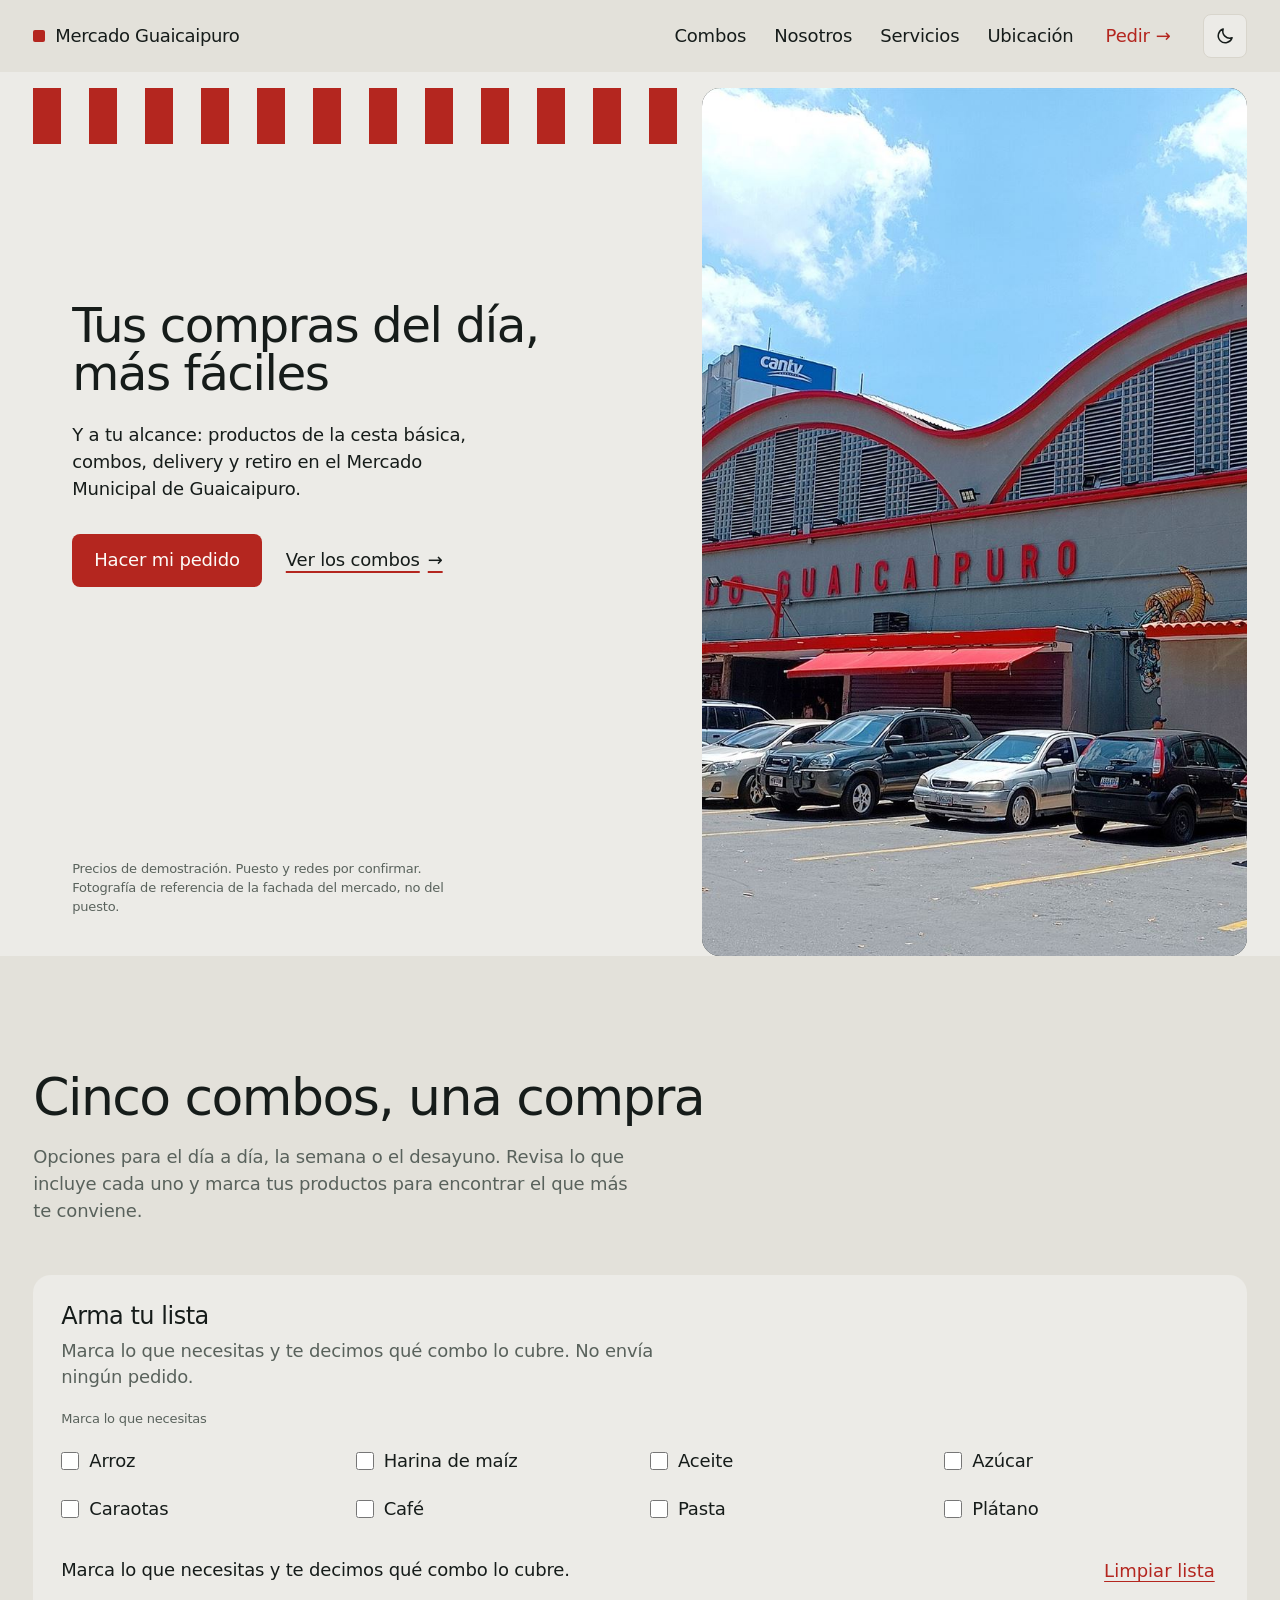
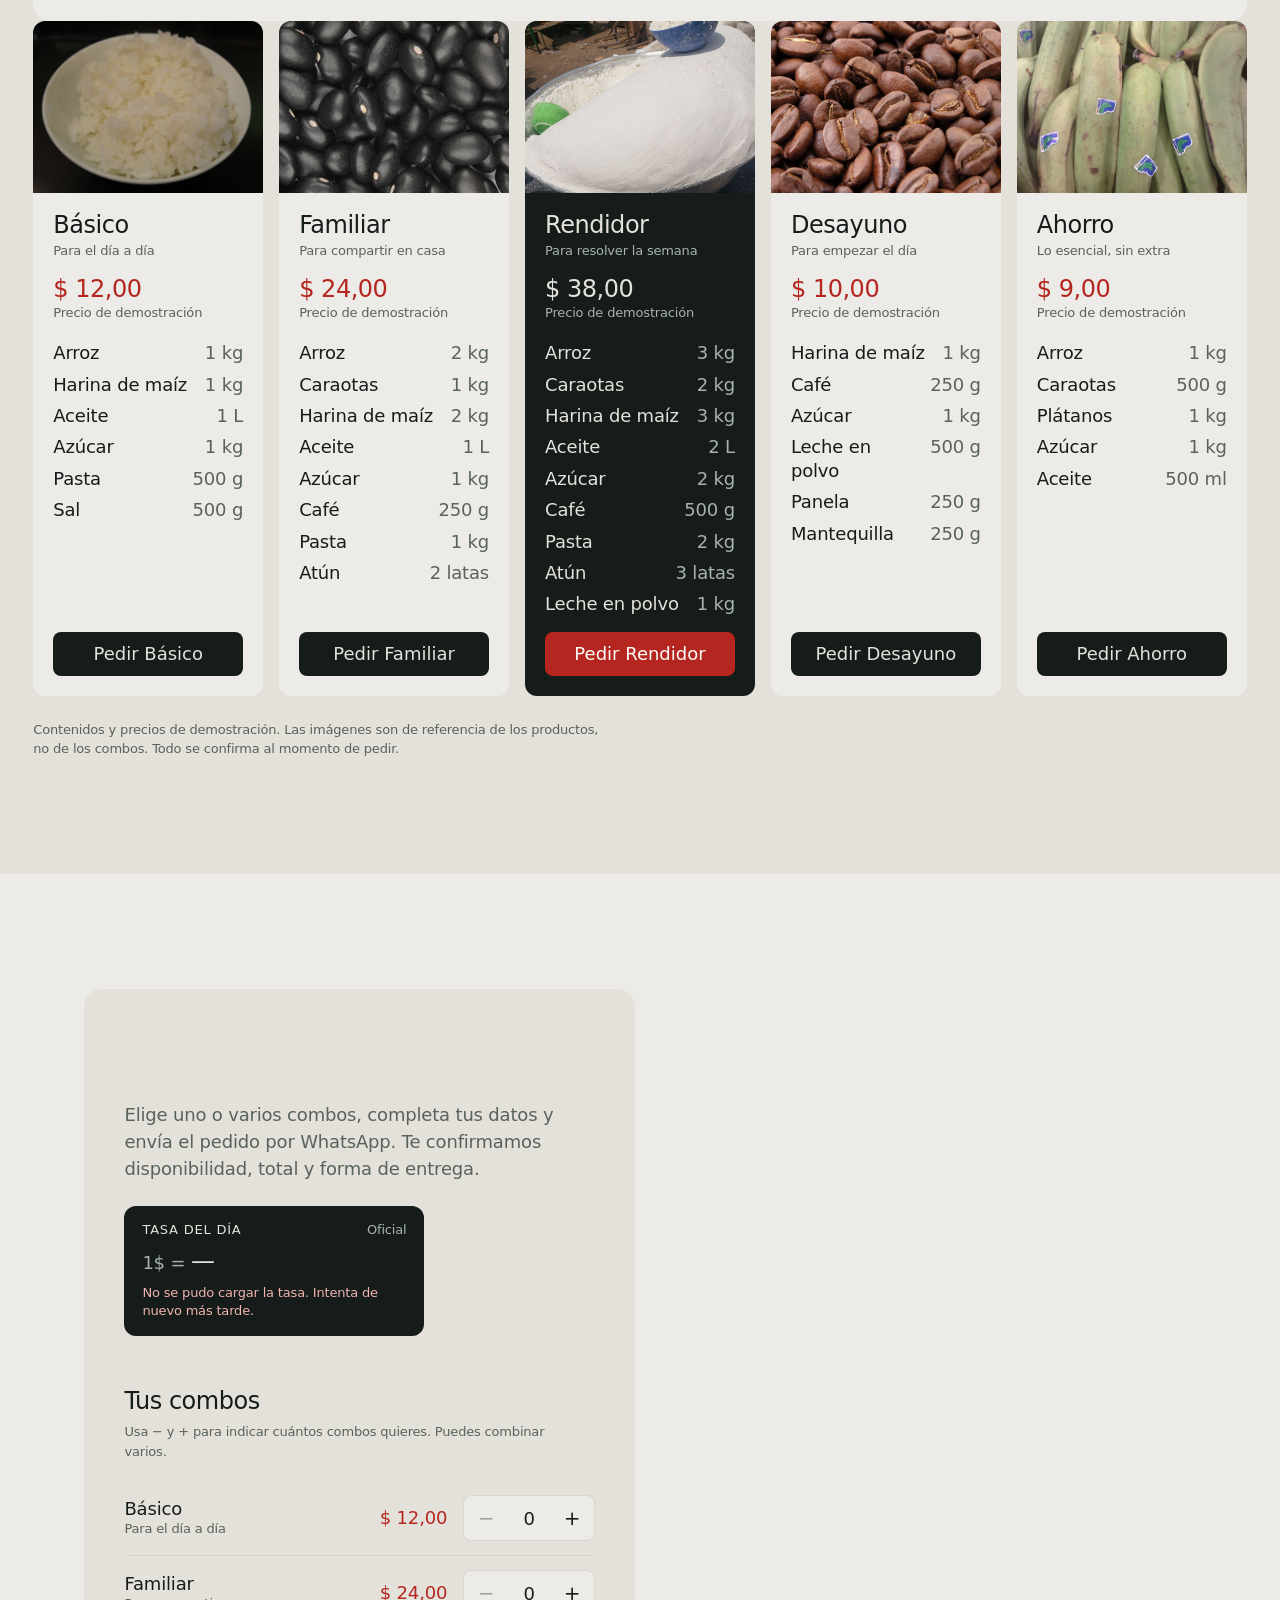
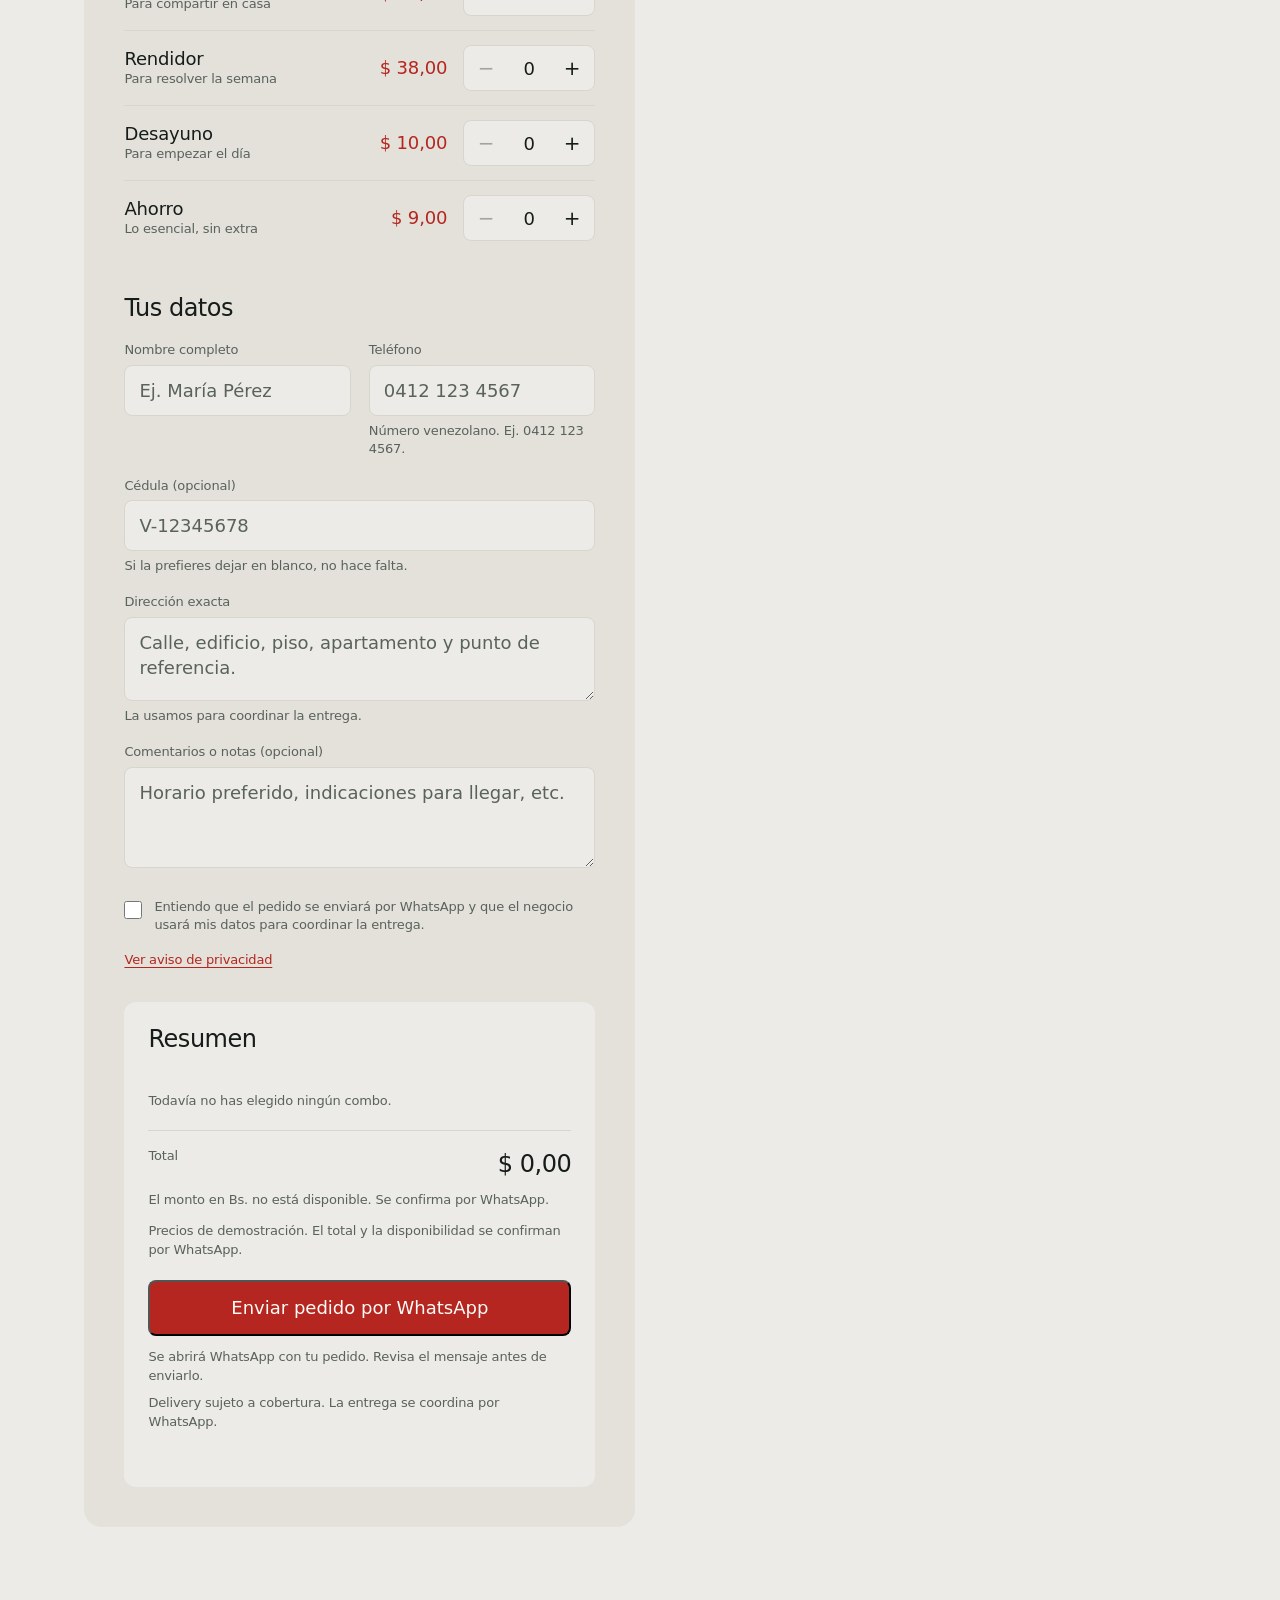
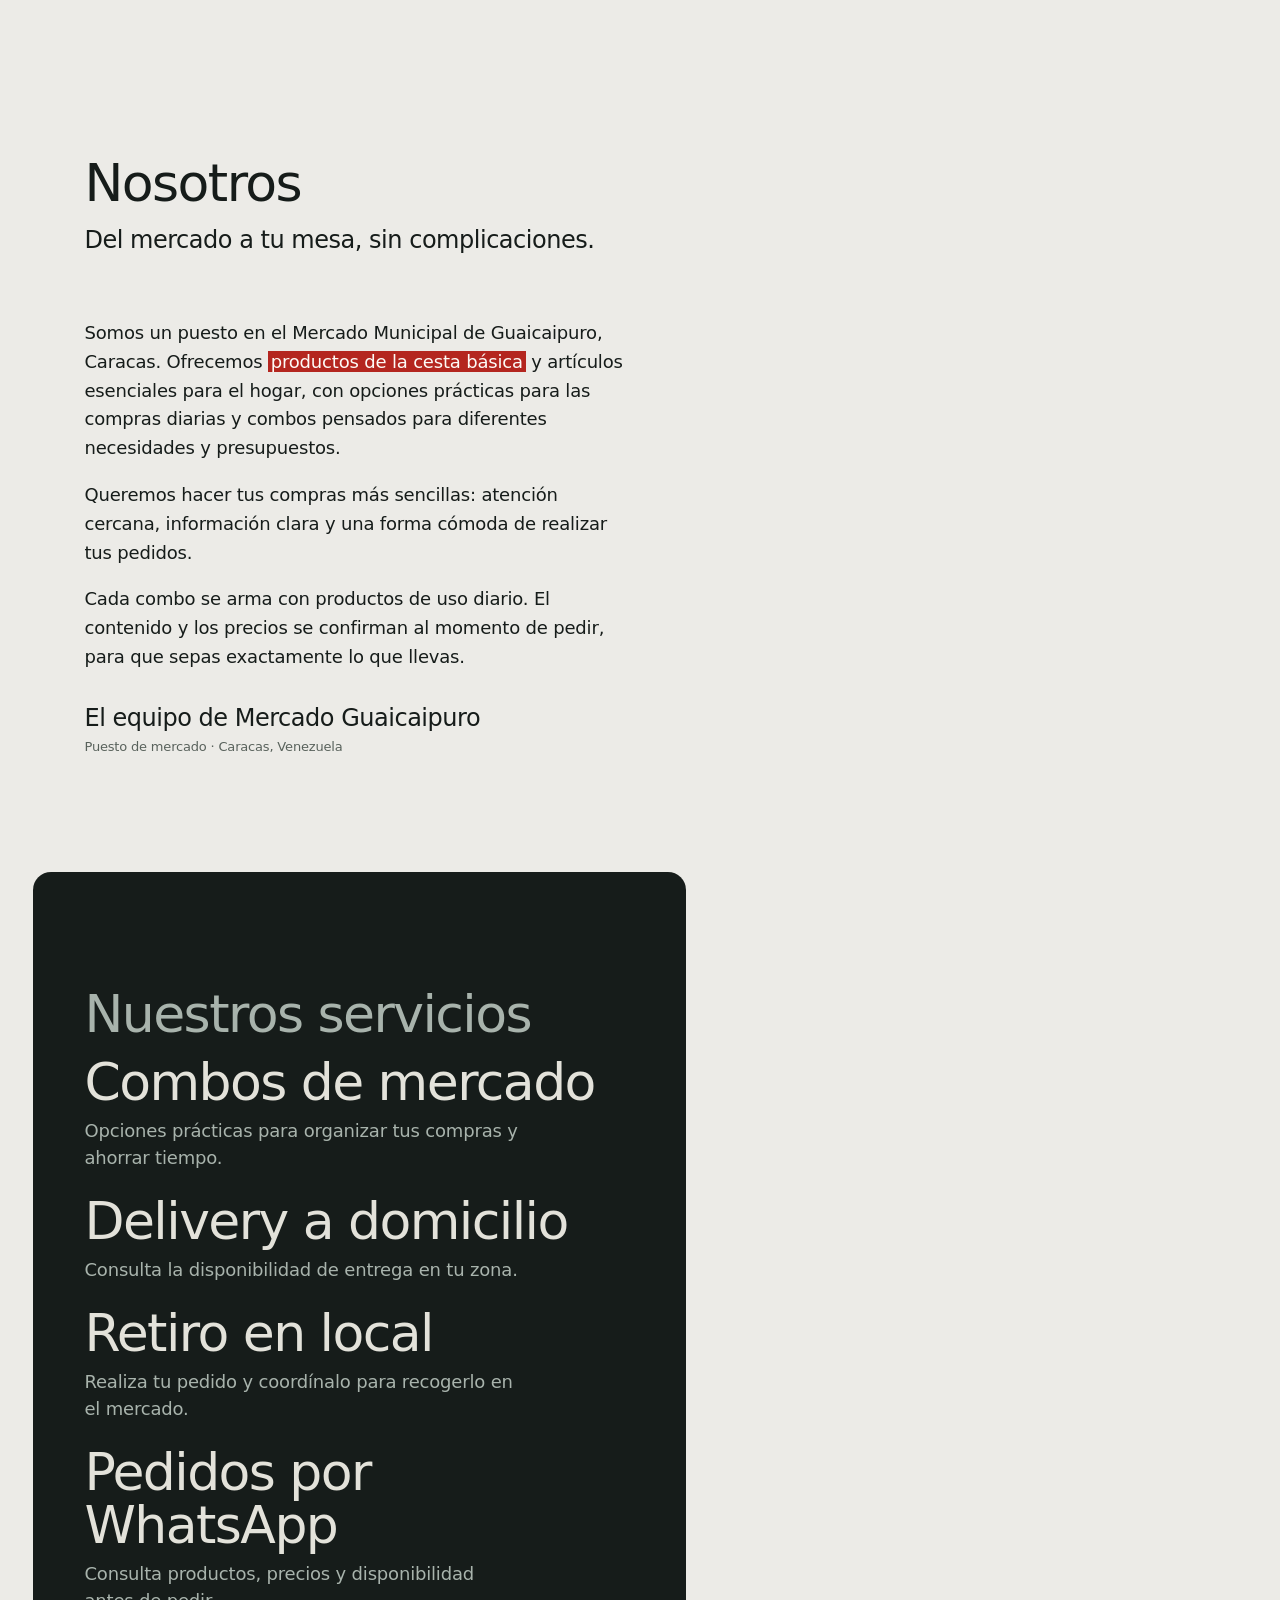
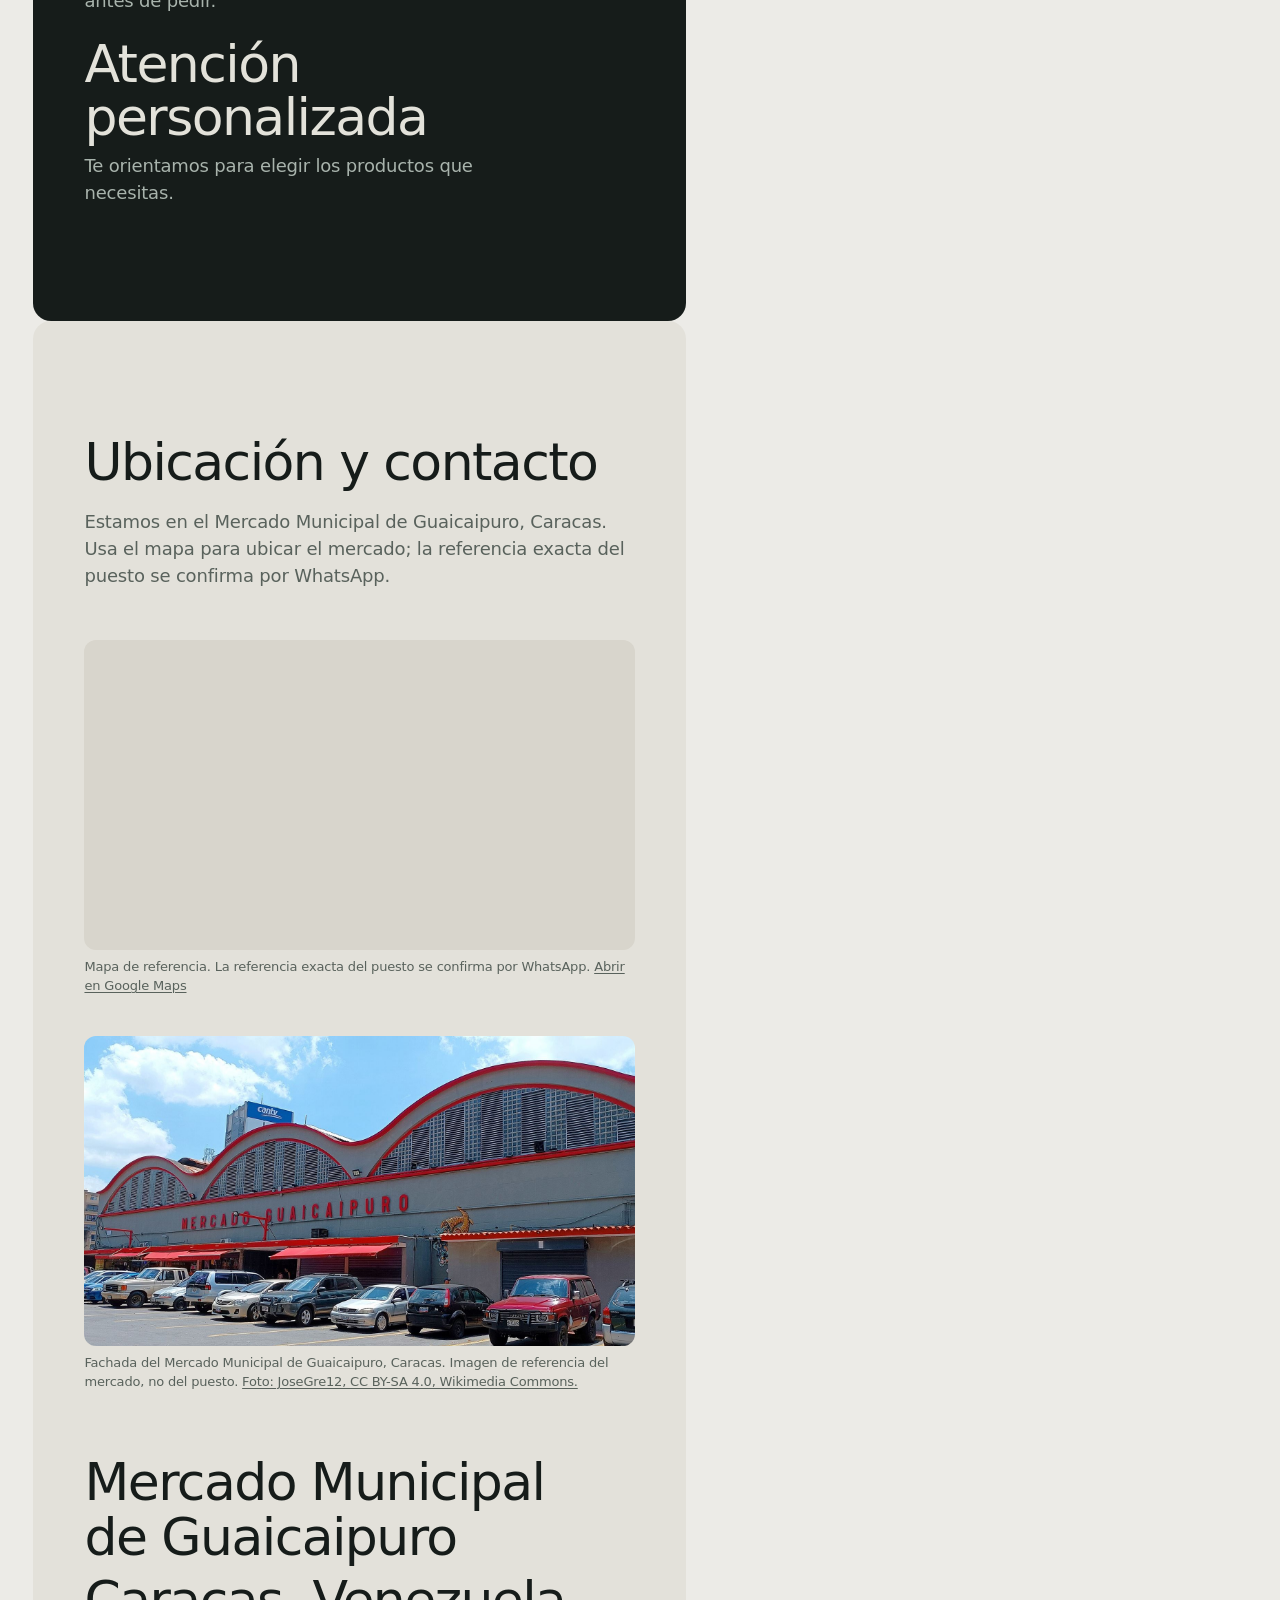
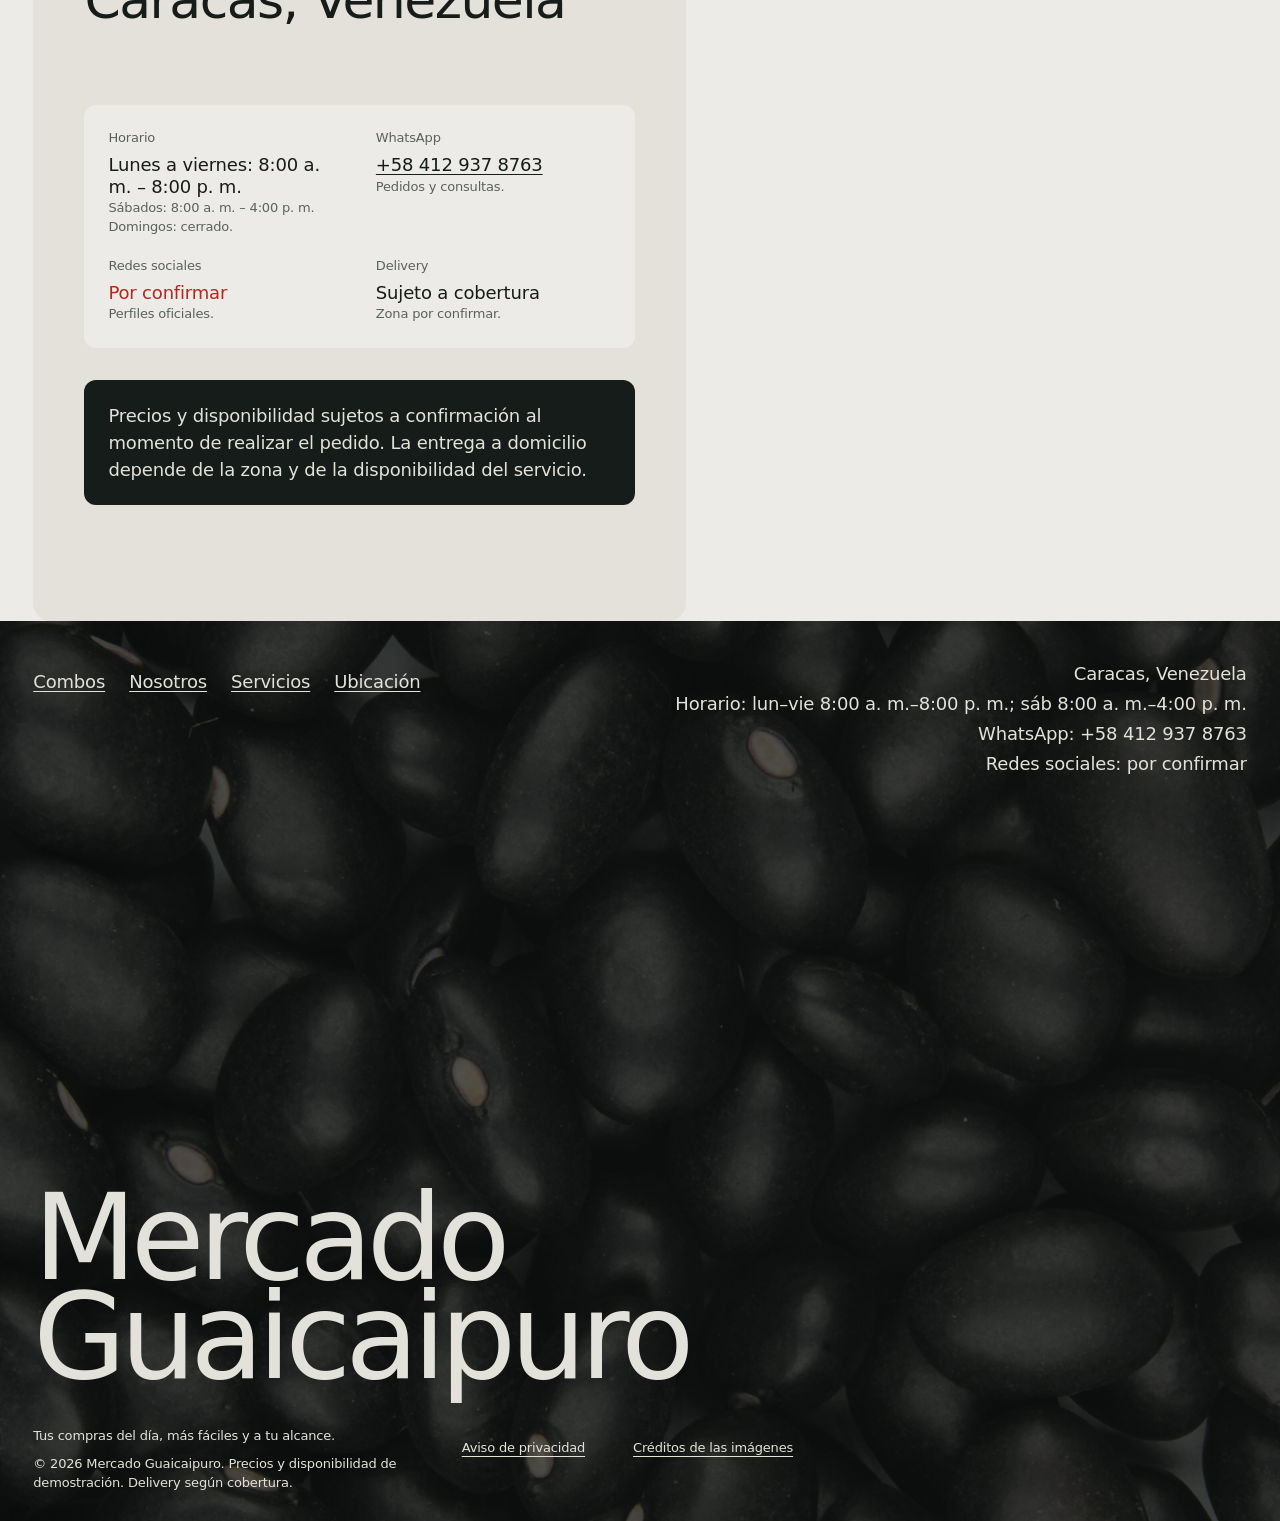
<file: Mercado Guacaipuro/index.html>
<!doctype html>
<html lang="es">
  <head>
    <meta charset="utf-8" />
    <meta name="viewport" content="width=device-width, initial-scale=1" />
    <title>Mercado Guaicaipuro | Combos, delivery y retiro en Caracas</title>
    <meta
      name="description"
      content="Combos de la cesta básica, pedido por WhatsApp, delivery sujeto a cobertura y retiro en el Mercado Municipal de Guaicaipuro, Caracas. Precios de demostración."
    />
    <meta name="theme-color" content="#ecebe7" />
    <meta name="color-scheme" content="light dark" />

    <script>
      (function () {
        var theme = "light";
        var stored = null;
        try {
          stored = window.localStorage.getItem("mercado-theme");
        } catch (error) {
          stored = null;
        }
        if (stored === "dark" || stored === "light") {
          theme = stored;
        } else if (
          window.matchMedia &&
          window.matchMedia("(prefers-color-scheme: dark)").matches
        ) {
          theme = "dark";
        }
        document.documentElement.setAttribute("data-theme", theme);
        var meta = document.querySelector('meta[name="theme-color"]');
        if (meta) {
          meta.setAttribute("content", theme === "dark" ? "#0e1311" : "#ecebe7");
        }
      })();
    </script>

    <meta property="og:type" content="website" />
    <meta property="og:locale" content="es_VE" />
    <meta
      property="og:title"
      content="Mercado Guaicaipuro | Combos, delivery y retiro en Caracas"
    />
    <meta
      property="og:description"
      content="Tus compras del día, más fáciles y a tu alcance. Elige tus combos y envía el pedido por WhatsApp desde el Mercado Municipal de Guaicaipuro, Caracas."
    />

    <link rel="preconnect" href="https://api.fontshare.com" />
    <link rel="preconnect" href="https://cdn.fontshare.com" crossorigin />
    <link
      href="https://api.fontshare.com/v2/css?f[]=switzer@400,500&display=swap"
      rel="stylesheet"
    />
    <link rel="stylesheet" href="css/estilos.css" />

    <link
      rel="icon"
      href="data:image/svg+xml,%3Csvg xmlns='http://www.w3.org/2000/svg' viewBox='0 0 64 64'%3E%3Crect width='64' height='64' fill='%23b4261f'/%3E%3Ctext x='32' y='45' font-family='sans-serif' font-size='36' font-weight='700' text-anchor='middle' fill='%23f8f5ef'%3EM%3C/text%3E%3C/svg%3E"
    />

    <script type="application/ld+json">
      {
        "@context": "https://schema.org",
        "@type": "GroceryStore",
        "name": "Mercado Guaicaipuro",
        "telephone": "+584129378763",
        "slogan": "Tus compras del día, más fáciles y a tu alcance.",
        "description": "Puesto de mercado con combos de la cesta básica, delivery sujeto a cobertura y retiro en el Mercado Municipal de Guaicaipuro, Caracas.",
        "address": {
          "@type": "PostalAddress",
          "addressLocality": "Caracas",
          "addressCountry": "VE"
        },
        "hasMap": "https://maps.app.goo.gl/kpiPEbp9Uqp1W31V7",
        "openingHoursSpecification": [
          {
            "@type": "OpeningHoursSpecification",
            "dayOfWeek": [
              "Monday",
              "Tuesday",
              "Wednesday",
              "Thursday",
              "Friday"
            ],
            "opens": "08:00",
            "closes": "20:00"
          },
          {
            "@type": "OpeningHoursSpecification",
            "dayOfWeek": "Saturday",
            "opens": "08:00",
            "closes": "16:00"
          }
        ],
        "areaServed": "Caracas, Venezuela"
      }
    </script>
  </head>

  <body>
    <a class="skip-link" href="#main">Saltar al contenido</a>

    <header class="site-header">
      <div class="site-header__inner" id="site-nav"></div>
    </header>

    <main id="main">
      <div class="stage">
        <div class="stage__content">
          <section class="hero" id="inicio"></section>
          <section class="combos" id="combos"></section>
          <section class="order" id="pedido"></section>
          <section class="about" id="nosotros"></section>
          <section class="services" id="servicios"></section>
          <section class="contact" id="contacto"></section>
        </div>

        <aside class="stage__media" id="stage-media" aria-hidden="true"></aside>
      </div>

      <noscript>
        <div class="noscript">
          <h1>Mercado Guaicaipuro</h1>
          <p>Tus compras del día, más fáciles y a tu alcance.</p>
          <p>
            Estamos en el Mercado Municipal de Guaicaipuro, Caracas,
            Venezuela. Ofrecemos productos de la cesta básica, combos,
            delivery sujeto a cobertura y retiro en el mercado.
          </p>
          <p>
            Combos de demostración: Básico, Familiar, Rendidor, Desayuno y
            Ahorro. Los contenidos y precios se confirman al momento de pedir.
          </p>
          <p>
            Horario: lunes a viernes de 8:00 a. m. a 8:00 p. m. y sábados de
            8:00 a. m. a 4:00 p. m. WhatsApp:
            <a href="https://wa.me/584129378763">+58 412 937 8763</a>.
            Dirección exacta del puesto y redes sociales: por confirmar.
          </p>
          <p>
            El formulario de pedido, el catálogo y el comparador de combos
            requieren JavaScript. El pedido se envía por WhatsApp al número
            indicado.
          </p>
          <p>
            Para ver la página completa, activa JavaScript en tu navegador.
          </p>
        </div>
      </noscript>
    </main>

    <footer class="site-footer" id="pie"></footer>

    <script src="js/config.js" defer></script>
    <script src="js/app.js" defer></script>
  </body>
</html>
</file>
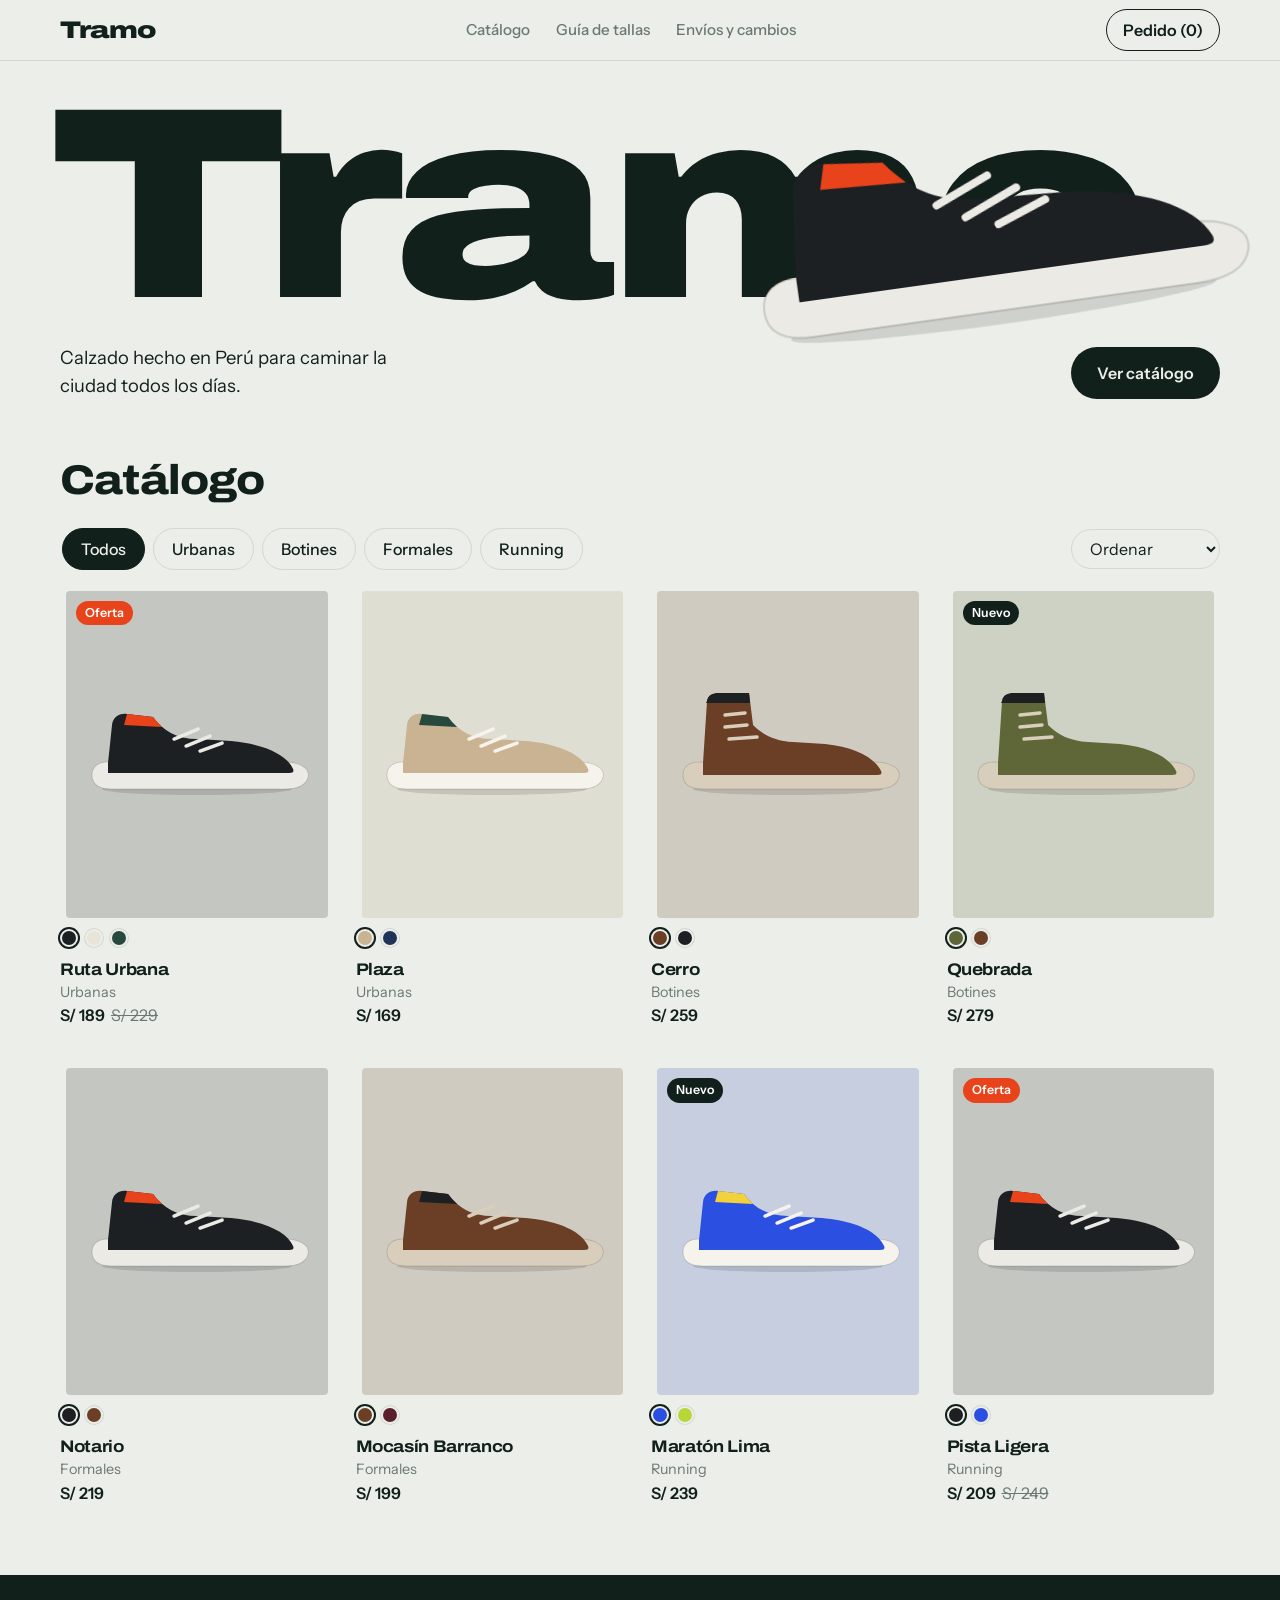
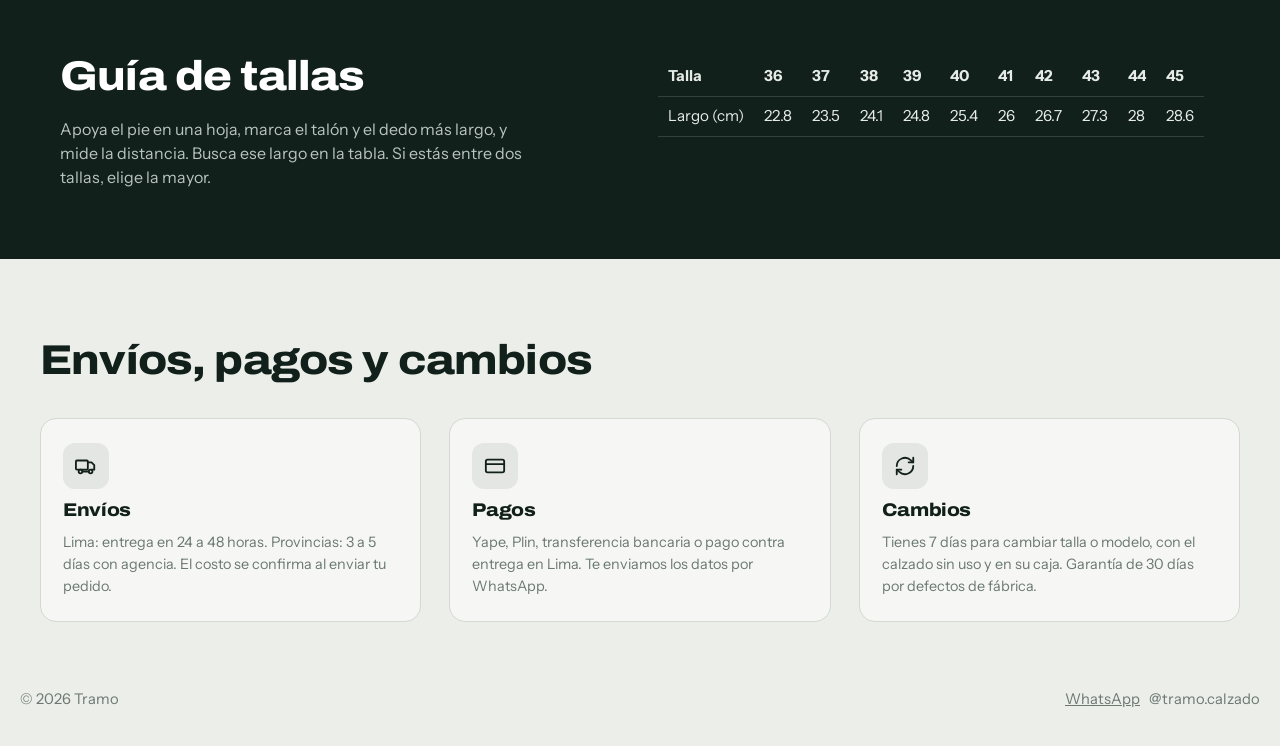
<file: PAGINA OFICIAL ARMANDO/catalogo completo/catalogo-tramo.html>
<!DOCTYPE html>
<html lang="es">
<head>
<meta charset="utf-8">
<meta name="viewport" content="width=device-width, initial-scale=1, viewport-fit=cover">
<title>Tramo · Catálogo de calzado</title>
<meta name="description" content="Catálogo de calzado. Elige modelo, color y talla y pide por WhatsApp.">
<link rel="preconnect" href="https://fonts.googleapis.com">
<link href="https://fonts.googleapis.com/css2?family=Archivo:wdth,wght@62..125,400..900&family=Instrument+Sans:wght@400;500;600&display=swap" rel="stylesheet">
<style>
:root{--ink:#12201c;--paper:#eceee9;--card:#f6f7f4;--acc:#e8431a;--mid:#6b7873;--line:#d3d8d2;--ok:#1d9a52}
*{box-sizing:border-box;margin:0;-webkit-tap-highlight-color:transparent}
html{scroll-behavior:smooth;scroll-padding-top:70px}
body{font-family:'Instrument Sans',system-ui,sans-serif;background:var(--paper);color:var(--ink);line-height:1.5}
h1,h2,h3,.d{font-family:'Archivo',system-ui,sans-serif;font-stretch:112%;letter-spacing:-.02em}
button{font:inherit;color:inherit;background:none;border:0;cursor:pointer}
a{color:inherit}
:focus-visible{outline:3px solid var(--acc);outline-offset:2px}
.wrap{max-width:1200px;margin:auto;padding:0 20px}
header{position:sticky;top:0;z-index:20;background:rgba(236,238,233,.92);backdrop-filter:blur(10px);border-bottom:1px solid var(--line);padding-top:env(safe-area-inset-top,0)}
header .wrap{display:flex;align-items:center;justify-content:space-between;height:60px;gap:16px}
.logo{font-weight:900;font-size:1.5rem;text-decoration:none;font-stretch:125%}
nav{display:flex;gap:26px;font-weight:500;font-size:.95rem}
nav a{text-decoration:none;color:var(--mid);transition:color .2s}
nav a:hover{color:var(--ink)}
.bag{font-weight:600;border:1.5px solid var(--ink);border-radius:99px;padding:8px 16px;transition:background .2s,color .2s}
.bag:hover{background:var(--ink);color:var(--paper)}
.bag.bump{animation:bump .35s}
@keyframes bump{40%{transform:scale(1.12)}}
/* Botón de pedido: verde y brillante cuando hay productos */
.bag.full{background:var(--ok);border-color:var(--ok);color:#fff;box-shadow:0 0 0 3px rgba(29,154,82,.28);animation:brillo 2.4s ease-in-out infinite}
.bag.full:hover{background:var(--ok);border-color:var(--ok);color:#fff}
@keyframes brillo{50%{box-shadow:0 0 15px 7px rgba(29,154,82,.4)}}
/* Tarjetas interactivas: envíos, pagos y cambios */
.pcard{display:grid;gap:8px;align-content:start;background:var(--card);border:1.5px solid var(--line);border-radius:16px;padding:24px 22px;transition:transform .25s ease,box-shadow .25s ease,border-color .25s ease;touch-action:manipulation}
.pcard .pico{display:inline-grid;place-items:center;width:46px;height:46px;border-radius:12px;background:rgba(18,32,28,.08);color:var(--ink)}
.pcard .pico svg{width:22px;height:22px}
.pcard h3{font-size:1.15rem;font-weight:800}
@media(hover:hover){.pcard:hover{transform:translateY(-5px);border-color:var(--ink);box-shadow:0 16px 30px rgba(18,32,28,.13)}}
.pcard:active{transform:scale(.985)}
.hero{overflow:hidden;padding:34px 0 10px}
.hero h1{font-weight:900;font-size:clamp(4.6rem,24vw,17rem);line-height:.82;font-stretch:125%;margin-left:-.04em;animation:entra .9s cubic-bezier(.2,.8,.2,1) both}
.hero .row{display:grid;gap:18px;grid-template-columns:1fr;align-items:end;margin-top:26px}
.hero p{font-size:1.15rem;max-width:30ch}
.hero .sh{position:absolute;right:-30px;top:-10px;width:min(62vw,520px);transform:rotate(-8deg);animation:shoe 1.1s .15s cubic-bezier(.2,.8,.2,1) both}
.hh{position:relative}
@keyframes entra{from{transform:translateY(40px);opacity:0}}
@keyframes shoe{from{transform:translateX(120px) rotate(-2deg);opacity:0}}
.btn{display:inline-block;background:var(--ink);color:var(--paper);font-weight:600;padding:14px 26px;border-radius:99px;text-decoration:none;transition:background .2s,transform .15s}
.btn:hover{background:var(--acc)}
.btn:active{transform:scale(.97)}
.tools{display:flex;justify-content:space-between;gap:14px;flex-wrap:wrap;align-items:center;padding:40px 0 18px}
.tools h2{font-size:clamp(1.8rem,5vw,2.6rem);font-weight:800;width:100%}
.chips{display:flex;gap:8px;overflow-x:auto;scrollbar-width:none;padding:2px}
.chip{flex:none;border:1.5px solid var(--line);border-radius:99px;padding:8px 18px;font-weight:500;transition:all .2s}
.chip[aria-pressed=true]{background:var(--ink);color:var(--paper);border-color:var(--ink)}
select{font:inherit;border:1.5px solid var(--line);border-radius:99px;padding:8px 14px;background:transparent;color:var(--ink)}
.grid{display:grid;grid-template-columns:repeat(2,1fr);gap:26px 14px;padding-bottom:70px}
.card{display:grid;gap:10px;align-content:start}
.img{position:relative;display:block;width:100%;aspect-ratio:4/5;background:color-mix(in srgb,var(--u) 16%,#e3e6df);border-radius:4px;overflow:hidden;transition:background .35s}
.img svg{position:absolute;left:6%;width:88%;top:30%;transition:transform .45s cubic-bezier(.2,.8,.2,1)}
.img img{position:absolute;inset:0;width:100%;height:100%;object-fit:cover}
@media(hover:hover){.img:hover svg{transform:translateY(-6px) rotate(-5deg) scale(1.04)}}
.tag{position:absolute;top:10px;left:10px;background:var(--acc);color:#fff;font-size:.78rem;font-weight:600;padding:3px 9px;border-radius:99px;font-style:normal}
.tag.n{background:var(--ink)}
.card h3{font-size:1.05rem;font-weight:700}
.meta{color:var(--mid);font-size:.9rem}
.pr{font-weight:600}
.pr s{color:var(--mid);font-weight:400;margin-left:6px}
.sw{display:flex;gap:7px}
.sw i{width:18px;height:18px;border-radius:50%;background:var(--c);border:2px solid var(--paper);box-shadow:0 0 0 1px var(--line);cursor:pointer;transition:transform .15s,box-shadow .15s}
.sw i[aria-current=true]{box-shadow:0 0 0 2px var(--ink)}
.sw i:hover{transform:scale(1.18)}
.info{background:var(--ink);color:#e6ebe8;padding:70px 0}
.info .wrap{display:grid;gap:36px}
.info h2{font-size:clamp(1.8rem,5vw,2.6rem);font-weight:800;color:#fff}
.info p{color:#b9c4bf;max-width:44ch}
.cols{display:grid;gap:28px}
.size{width:100%;border-collapse:collapse;font-size:.95rem;margin:12px 0;display:block;overflow-x:auto}
.size th,.size td{padding:8px 10px;text-align:left;border-bottom:1px solid var(--line);white-space:nowrap}
.info .size th,.info .size td{border-color:#2f423c}
footer{padding:36px 20px calc(36px + env(safe-area-inset-bottom,0));display:flex;flex-wrap:wrap;gap:12px 40px;justify-content:space-between;color:var(--mid);font-size:.92rem}
.scrim{position:fixed;inset:0;background:rgba(10,18,15,.55);opacity:0;pointer-events:none;transition:opacity .3s;z-index:40}
.scrim.on{opacity:1;pointer-events:auto}
.pan{position:fixed;z-index:50;left:0;right:0;bottom:0;max-height:92dvh;overflow-y:auto;background:var(--paper);border-radius:22px 22px 0 0;transform:translateY(104%);visibility:hidden;transition:transform .4s cubic-bezier(.2,.9,.3,1),visibility 0s .4s}
.pan.on{transform:none;visibility:visible;transition-delay:0s}
.pan>.img{border-radius:0;aspect-ratio:16/10}
.pan>.img svg{top:22%;width:70%;left:15%}
.in{padding:20px 20px calc(24px + env(safe-area-inset-bottom,0));display:grid;gap:16px}
.in h2{font-size:1.7rem;font-weight:800}
.x{position:absolute;top:12px;right:12px;z-index:3;width:38px;height:38px;border-radius:50%;background:var(--paper);font-size:1.1rem;font-weight:700}
.lbl{font-weight:600;font-size:.92rem;display:flex;justify-content:space-between;align-items:baseline}
.lbl button{color:var(--mid);text-decoration:underline;font-weight:400}
.tl{display:grid;grid-template-columns:repeat(5,1fr);gap:8px;margin-top:8px}
.tl button{border:1.5px solid var(--line);border-radius:8px;padding:10px 0;font-weight:600;transition:all .15s}
.tl button[aria-pressed=true]{background:var(--ink);color:var(--paper);border-color:var(--ink)}
.tl button:disabled{color:#a7b0ab;text-decoration:line-through;background:transparent;cursor:not-allowed}
.stp{display:inline-flex;align-items:center;border:1.5px solid var(--line);border-radius:99px}
.stp button{width:40px;height:40px;font-size:1.2rem;font-weight:600}
.stp span{min-width:24px;text-align:center;font-weight:600}
.row2{display:flex;justify-content:space-between;align-items:center;gap:12px}
.it{display:grid;grid-template-columns:76px 1fr auto;gap:12px;align-items:center;padding:12px 0;border-bottom:1px solid var(--line)}
.it .img{aspect-ratio:1}
.it .img svg{top:34%}
.it b{display:block}
.it small{color:var(--mid)}
input{font:inherit;width:100%;border:1.5px solid var(--line);border-radius:10px;padding:12px 14px;background:var(--card);color:var(--ink)}
label{display:grid;gap:5px;font-weight:600;font-size:.92rem}
.err{color:#b3261e;font-size:.9rem;min-height:1.2em}
.tot{display:flex;justify-content:space-between;font-size:1.2rem;font-weight:700}
.w100{width:100%;text-align:center}
@media(min-width:720px){
 .hero .row{grid-template-columns:1fr auto}
 .grid{grid-template-columns:repeat(3,1fr);gap:40px 22px}
 .cols{grid-template-columns:repeat(3,1fr)}
 .info .wrap{grid-template-columns:1fr 1fr}
 .pan{left:auto;width:480px;top:0;bottom:0;max-height:none;border-radius:0;transform:translateX(104%)}
 .pan>.img svg{top:26%}
}
@media(min-width:1000px){.grid{grid-template-columns:repeat(4,1fr)}}
@media(max-width:719px){
 nav{display:flex;width:100%;gap:18px;font-size:.9rem;overflow-x:auto;scrollbar-width:none;padding-bottom:2px}
 nav::-webkit-scrollbar{display:none}
 header .wrap{flex-wrap:wrap;height:auto;min-height:0;padding:10px 0;gap:10px}
 html{scroll-padding-top:110px}
 .hero .sh{top:30px;width:78vw}
 .cols{grid-template-columns:1fr;gap:16px}
 .pcard{padding:20px 18px}
}
@media(prefers-reduced-motion:reduce){*,*::before,*::after{animation:none!important;transition:none!important}}
</style>
</head>
<body>
<header><div class="wrap"><a class="logo d" href="#top" id="logo"></a>
<nav><a href="#catalogo">Catálogo</a><a href="#tallas">Guía de tallas</a><a href="#envios">Envíos y cambios</a></nav>
<button class="bag" id="bag" aria-label="Ver mi pedido">Pedido (0)</button></div></header>

<section class="hero" id="top"><div class="wrap">
 <div class="hh"><h1 id="h1"></h1><div class="sh" id="heroShoe"></div></div>
 <div class="row"><p id="lema"></p><a class="btn" href="#catalogo">Ver catálogo</a></div>
</div></section>

<section class="wrap" id="catalogo">
 <div class="tools"><h2>Catálogo</h2>
  <div class="chips" id="chips" role="group" aria-label="Categorías"></div>
  <select id="ord" aria-label="Ordenar"><option value="">Ordenar</option><option value="a">Menor precio</option><option value="d">Mayor precio</option></select>
 </div>
 <div class="grid" id="grid"></div>
</section>

<section class="info" id="tallas"><div class="wrap">
 <div><h2>Guía de tallas</h2><p style="margin-top:10px">Apoya el pie en una hoja, marca el talón y el dedo más largo, y mide la distancia. Busca ese largo en la tabla. Si estás entre dos tallas, elige la mayor.</p></div>
 <table class="size" id="tbl"></table>
</div></section>

<section class="wrap" id="envios" style="padding:70px 0 30px">
 <h2 class="d" style="font-size:clamp(1.8rem,5vw,2.6rem);font-weight:800;margin-bottom:26px">Envíos, pagos y cambios</h2>
 <div class="cols">
  <div class="pcard"><span class="pico" aria-hidden="true"><svg viewBox="0 0 24 24" fill="none" stroke="currentColor" stroke-width="2" stroke-linecap="round" stroke-linejoin="round"><rect x="1" y="6" width="13" height="10" rx="1"/><path d="M14 8h4l3 3v5h-3"/><circle cx="6" cy="18" r="2"/><circle cx="17" cy="18" r="2"/><path d="M8 18h7"/></svg></span><h3 class="d">Envíos</h3><p class="meta">Lima: entrega en 24 a 48 horas. Provincias: 3 a 5 días con agencia. El costo se confirma al enviar tu pedido.</p></div>
  <div class="pcard"><span class="pico" aria-hidden="true"><svg viewBox="0 0 24 24" fill="none" stroke="currentColor" stroke-width="2" stroke-linecap="round" stroke-linejoin="round"><rect x="2" y="5" width="20" height="14" rx="2"/><line x1="2" y1="10" x2="22" y2="10"/></svg></span><h3 class="d">Pagos</h3><p class="meta">Yape, Plin, transferencia bancaria o pago contra entrega en Lima. Te enviamos los datos por WhatsApp.</p></div>
  <div class="pcard"><span class="pico" aria-hidden="true"><svg viewBox="0 0 24 24" fill="none" stroke="currentColor" stroke-width="2" stroke-linecap="round" stroke-linejoin="round"><path d="M3 12a9 9 0 0 1 15.2-6.4L21 8"/><path d="M21 3v5h-5"/><path d="M21 12a9 9 0 0 1-15.2 6.4L3 16"/><path d="M3 21v-5h5"/></svg></span><h3 class="d">Cambios</h3><p class="meta">Tienes 7 días para cambiar talla o modelo, con el calzado sin uso y en su caja. Garantía de 30 días por defectos de fábrica.</p></div>
 </div>
</section>
<footer><span id="fMarca"></span><span id="fContacto"></span></footer>

<div class="scrim" id="scrim"></div>
<aside class="pan" id="pan" role="dialog" aria-modal="true"></aside>

<script>
/* ===== CONFIGURA AQUÍ ===== */
const CONFIG = {
  marca: "Tramo",
  lema: "Calzado hecho en Perú para caminar la ciudad todos los días.",
  whatsapp: "51906940777",   // código de país + número, sin + ni espacios
  instagram: "@tramo.calzado",
  moneda: "S/"
};
// Colores: [nombre, color del zapato, color de la suela, color de detalle]
const COL = {
  negro:["Negro","#1d2023","#eceae4","#e8431a"], hueso:["Hueso","#e9e4d8","#f6f3ec","#1d2023"],
  verde:["Verde pino","#27493d","#eceae4","#e8b53a"], arena:["Arena","#c9b392","#f6f3ec","#27493d"],
  marino:["Azul marino","#1f3358","#eceae4","#e8431a"], cafe:["Café","#6a3f26","#d9cdbb","#1d2023"],
  oliva:["Oliva","#5f6638","#d9cdbb","#1d2023"], vino:["Vino","#5a1f2b","#d9cdbb","#1d2023"],
  azul:["Azul eléctrico","#2b4fe0","#f6f3ec","#f2d13a"], lima:["Lima","#b6d63a","#1d2023","#1d2023"]
};
/* Fotos reales: agrega foto:{negro:"fotos/ruta-negro.jpg"} al producto. Sin foto se dibuja el zapato.
   "ag" = tallas agotadas. "tag" = Nuevo u Oferta. */
const P = [
 {id:1,n:"Ruta Urbana",cat:"Urbanas",p:189,old:229,tag:"Oferta",c:["negro","hueso","verde"],ag:[36,45],d:"Zapatilla de uso diario con plantilla acolchada y suela de goma antideslizante. Liviana y fácil de combinar.",m:"Cuero sintético premium, forro textil, suela de goma."},
 {id:2,n:"Plaza",cat:"Urbanas",p:169,c:["arena","marino"],ag:[44],d:"Diseño limpio y bajo, pensado para la oficina casual y el fin de semana.",m:"Lona reforzada, plantilla de espuma, suela vulcanizada."},
 {id:3,n:"Cerro",cat:"Botines",p:259,c:["cafe","negro"],ag:[36,37],alto:1,d:"Botín de caña media con costuras dobles y cordones. Aguanta lluvia ligera y uso intenso.",m:"Cuero de res curtido, forro de badana, suela de goma."},
 {id:4,n:"Quebrada",cat:"Botines",p:279,tag:"Nuevo",c:["oliva","cafe"],ag:[],alto:1,d:"Botín de montaña urbana con suela de tacos y puntera reforzada. Ideal para caminatas y viajes.",m:"Cuero engrasado, suela de tacos, plantilla removible."},
 {id:5,n:"Notario",cat:"Formales",p:219,c:["negro","cafe"],ag:[45],d:"Zapato de vestir clásico con horma cómoda. Se ve bien desde la primera hora hasta la última.",m:"Cuero genuino, forro de cuero, suela antideslizante."},
 {id:6,n:"Mocasín Barranco",cat:"Formales",p:199,c:["cafe","vino"],ag:[36,37,38],d:"Mocasín sin cordones, flexible y sin rigidez en el talón.",m:"Cuero suave, plantilla acolchada, suela de goma flexible."},
 {id:7,n:"Maratón Lima",cat:"Running",p:239,tag:"Nuevo",c:["azul","lima"],ag:[],d:"Amortiguación en todo el pie para rodajes largos. Malla transpirable y talón firme.",m:"Malla técnica, mediasuela de espuma EVA, suela de goma."},
 {id:8,n:"Pista Ligera",cat:"Running",p:209,old:249,tag:"Oferta",c:["negro","azul"],ag:[43,44,45],d:"Para entrenar entre semana: ligera, estable y con buen agarre en pista y asfalto.",m:"Malla tejida, espuma EVA, suela con relieve."}
];
const TALLAS=[36,37,38,39,40,41,42,43,44,45], CM=[22.8,23.5,24.1,24.8,25.4,26,26.7,27.3,28,28.6];
/* ========================= */
const $=s=>document.querySelector(s), $$=(s,r=document)=>Array.from(r.querySelectorAll(s)), money=n=>CONFIG.moneda+" "+n;
let cat="Todos", ord="", cart=[], sel={}, cur=null;
const col={}; P.forEach(p=>col[p.id]=0);

function shoe(p,ci){
  const [,u,s,a]=COL[p.c[ci]];
  const body=p.alto
   ?`<path d="M30 74L34 12c1-6 6-8 12-8h30l4 32c10 10 22 16 40 17l32 2c30 3 50 14 56 27 1 3 0 4-4 4H30z" fill="${u}"/><path d="M34 12c1-6 6-8 12-8h30l1 10H33z" fill="${a}"/><path d="M52 26l20-2M52 38l22-2M56 50l28-2" stroke="${s}" stroke-width="3.5" stroke-linecap="round"/>`
   :`<path d="M26 74l4-38c1-8 7-12 15-11l26 3c10 14 24 22 44 22l34 2c34 3 56 14 62 28 1 3 0 4-4 4H26z" fill="${u}"/><path d="M45 25l26 3c3 4 6 7 9 10l-38-2z" fill="${a}"/><path d="M92 50l24-10M104 57l24-10M118 62l22-8" stroke="${s}" stroke-width="3.5" stroke-linecap="round"/>`;
  return `<svg viewBox="0 0 230 110" aria-hidden="true"><ellipse cx="115" cy="100" rx="95" ry="6" fill="#000" opacity=".12"/><path d="M10 86c0-9 7-13 16-13h176c15 0 26 6 24 15-2 8-10 12-24 12H30c-12 0-20-4-20-14z" fill="${s}" stroke="#00000022"/>${body}</svg>`;
}
function vis(p,ci,tag){
  const f=p.foto&&p.foto[p.c[ci]];
  return `<span class="img" style="--u:${COL[p.c[ci]][1]}">${f?`<img src="${f}" alt="${p.n} ${COL[p.c[ci]][0]}" loading="lazy" onerror="this.remove()">`:shoe(p,ci)}${tag&&p.tag?`<em class="tag ${p.tag==="Nuevo"?"n":""}">${p.tag}</em>`:""}</span>`;
}
function swatches(p,ci,attr){return `<div class="sw">${p.c.map((k,i)=>`<i style="--c:${COL[k][1]}" ${attr}="${i}" title="${COL[k][0]}" aria-label="${COL[k][0]}" ${i===ci?'aria-current="true"':""}></i>`).join("")}</div>`}

function renderChips(){
  const cs=["Todos",...new Set(P.map(p=>p.cat))];
  $("#chips").innerHTML=cs.map(c=>`<button class="chip" aria-pressed="${c===cat}" data-cat="${c}">${c}</button>`).join("");
}
function renderGrid(){
  let l=P.filter(p=>cat==="Todos"||p.cat===cat);
  if(ord)l=[...l].sort((a,b)=>ord==="a"?a.p-b.p:b.p-a.p);
  $("#grid").innerHTML=l.map(p=>`<article class="card" data-card="${p.id}">
   <button style="display:block;width:100%" data-open="${p.id}" aria-label="Ver ${p.n}">${vis(p,col[p.id],true)}</button>
   ${swatches(p,col[p.id],"data-sw")}
   <div><h3 class="d">${p.n}</h3><div class="meta">${p.cat}</div><div class="pr">${money(p.p)}${p.old?`<s>${money(p.old)}</s>`:""}</div></div></article>`).join("");
}
const count=()=>cart.reduce((a,i)=>a+i.q,0);
const total=()=>cart.reduce((a,i)=>a+i.q*P.find(p=>p.id===i.id).p,0);
function renderBag(bump){
  const b=$("#bag"),n=count();
  b.textContent="Pedido ("+n+")";
  b.classList.toggle("full",n>0);
  if(bump){b.classList.remove("bump");void b.offsetWidth;b.classList.add("bump")}
}
function abrir(html,keep){
  const el=$("#pan"),st=keep?el.scrollTop:0;
  el.innerHTML=html;el.classList.add("on");$("#scrim").classList.add("on");el.scrollTop=st;
}
function cerrar(){$("#pan").classList.remove("on");$("#scrim").classList.remove("on");cur=null}

function detalle(id,keep,src){
  const p=P.find(x=>x.id===id);if(!p)return;cur=id;
  if(!sel[id])sel[id]={t:null,q:1};
  const s=sel[id],ci=col[id];
  abrir(`<button class="x" data-x aria-label="Cerrar">✕</button>${vis(p,ci,true)}
  <div class="in"><div><h2 class="d">${p.n}</h2><div class="pr" style="font-size:1.2rem">${money(p.p)}${p.old?`<s>${money(p.old)}</s>`:""}</div></div>
  <p>${p.d}</p><p class="meta">${p.m}</p>
  <div><div class="lbl"><span>Color: ${COL[p.c[ci]][0]}</span></div><div style="margin-top:8px">${swatches(p,ci,"data-dsw")}</div></div>
  <div><div class="lbl"><span>Talla</span><button data-guia>Guía de tallas</button></div>
  <div class="tl">${TALLAS.map(t=>`<button data-t="${t}" aria-pressed="${s.t===t}" ${p.ag.includes(t)?"disabled":""}>${t}</button>`).join("")}</div></div>
  <div class="row2"><div class="stp"><button data-q="-1" aria-label="Menos">−</button><span>${s.q}</span><button data-q="1" aria-label="Más">+</button></div><b>${money(p.p*s.q)}</b></div>
  <p class="err" id="err" role="alert"></p>
  <button class="btn w100" data-add>Agregar al pedido</button></div>`,keep);
  if(keep&&src){const f=$("#pan [data-dsw=\""+src.dataset.dsw+"\"]");if(f)f.focus()}
}
function carrito(keep,src){
  cur=null;
  const l=cart.map((i,ix)=>{const p=P.find(x=>x.id===i.id),ci=p.c.indexOf(i.c);
   return `<div class="it">${vis(p,ci)}<div><b>${p.n}</b><small>${COL[i.c][0]}, talla ${i.t}<br>${money(p.p)} c/u</small></div>
   <div class="stp"><button data-cq="${ix}:-1" aria-label="Menos">−</button><span>${i.q}</span><button data-cq="${ix}:1" aria-label="Más">+</button></div></div>`}).join("");
  abrir(`<button class="x" data-x aria-label="Cerrar">✕</button><div class="in"><h2 class="d">Mi pedido</h2>
  ${cart.length?`${l}<div class="tot"><span>Subtotal</span><span>${money(total())}</span></div><p class="meta">El envío se confirma por WhatsApp según tu distrito.</p>
  <label>Tu nombre<input id="fn" autocomplete="name" maxlength="50"></label>
  <label>Distrito o ciudad de entrega<input id="fd" maxlength="60"></label>
  <p class="err" id="err" role="alert"></p>
  <button class="btn w100" data-send>Enviar pedido por WhatsApp</button>`:'<p class="meta">Aún no agregaste ningún par. Elige un modelo del catálogo.</p>'}</div>`,keep);
  if(keep&&src){const f=$("#pan [data-cq=\""+src.dataset.cq+"\"]");if(f)f.focus()}
}
function guia(){
  const back=cur;
  abrir(`<button class="x" data-x aria-label="Cerrar">✕</button><div class="in"><h2 class="d">Guía de tallas</h2>
  <p class="meta">Largo del pie en centímetros.</p><table class="size" style="display:table"><tr><th>Talla</th><th>Largo del pie</th></tr>${TALLAS.map((t,i)=>`<tr><td>${t}</td><td>${CM[i]} cm</td></tr>`).join("")}</table>
  <button class="btn w100" data-back="${back||""}">Volver</button></div>`);
}
function enviar(){
  const n=$("#fn").value.trim(),d=$("#fd").value.trim();
  if(!n||!d){$("#err").textContent="Escribe tu nombre y tu distrito o ciudad.";return}
  const lin=cart.map(i=>{const p=P.find(x=>x.id===i.id);return `- ${i.q} x ${p.n}, ${COL[i.c][0]}, talla ${i.t} (${money(p.p*i.q)})`}).join("\n");
  const msg=`Hola ${CONFIG.marca}, quiero hacer este pedido:\n${lin}\nSubtotal: ${money(total())}\nNombre: ${n}\nEntrega en: ${d}`;
  window.open(`https://wa.me/${CONFIG.whatsapp}?text=${encodeURIComponent(msg)}`,"_blank","noopener");
}

document.addEventListener("click",e=>{
  const t=e.target.closest("[data-cat],[data-sw],[data-open],[data-x],[data-dsw],[data-t],[data-q],[data-add],[data-guia],[data-back],[data-cq],[data-send],#bag,#scrim");
  if(!t)return;
  const D=t.dataset;
  if(t.id==="scrim"||"x"in D)return cerrar();
  if(t.id==="bag")return carrito();
  if(D.cat){cat=D.cat;renderChips();return renderGrid()}
  if(D.sw!==undefined){col[+t.closest("[data-card]").dataset.card]=+D.sw;return renderGrid()}
  if(D.open)return detalle(+D.open);
  if(D.dsw!==undefined){col[cur]=+D.dsw;renderGrid();return detalle(cur,true,t)}
  if(D.t){
    sel[cur].t=+D.t;
    $$("[data-t]").forEach(b=>b.setAttribute("aria-pressed",String(b===t)));
    const e=$("#err");if(e)e.textContent="";
    return;
  }
  if(D.q){
    sel[cur].q=Math.min(10,Math.max(1,sel[cur].q+ +D.q));
    const qs=t.parentElement.querySelector("span");if(qs)qs.textContent=sel[cur].q;
    const pr=$("#pan .row2 b");if(pr)pr.textContent=money(P.find(x=>x.id===cur).p*sel[cur].q);
    return;
  }
  if("guia"in D)return guia();
  if("back"in D)return D.back?detalle(+D.back):cerrar();
  if("add"in D){
    const s=sel[cur],p=P.find(x=>x.id===cur);
    if(!s.t){$("#err").textContent="Elige una talla para continuar.";return}
    const k=p.c[col[cur]],f=cart.find(i=>i.id===cur&&i.c===k&&i.t===s.t);
    f?f.q+=s.q:cart.push({id:cur,c:k,t:s.t,q:s.q});
    sel[cur]={t:null,q:1};renderBag(true);return cerrar();
  }
  if(D.cq){const [ix,d]=D.cq.split(":");if(!cart[ix])return;cart[ix].q+=+d;if(cart[ix].q<1)cart.splice(ix,1);renderBag();return carrito(true,t)}
  if("send"in D)enviar();
});
$("#ord").addEventListener("change",e=>{ord=e.target.value;renderGrid()});
document.addEventListener("keydown",e=>{if(e.key==="Escape")cerrar()});

document.title=CONFIG.marca+" · Catálogo de calzado";
$("#logo").textContent=CONFIG.marca;$("#h1").textContent=CONFIG.marca;$("#lema").textContent=CONFIG.lema;
$("#heroShoe").innerHTML=shoe(P[0],0);
$("#tbl").innerHTML="<tr><th>Talla</th>"+TALLAS.map(t=>`<th>${t}</th>`).join("")+"</tr><tr><td>Largo (cm)</td>"+CM.map(c=>`<td>${c}</td>`).join("")+"</tr>";
$("#fMarca").textContent="© "+new Date().getFullYear()+" "+CONFIG.marca;
$("#fContacto").innerHTML=`<a href="https://wa.me/${CONFIG.whatsapp}">WhatsApp</a> &nbsp; ${CONFIG.instagram}`;
renderChips();renderGrid();renderBag();
</script>
</body>
</html>
</file>
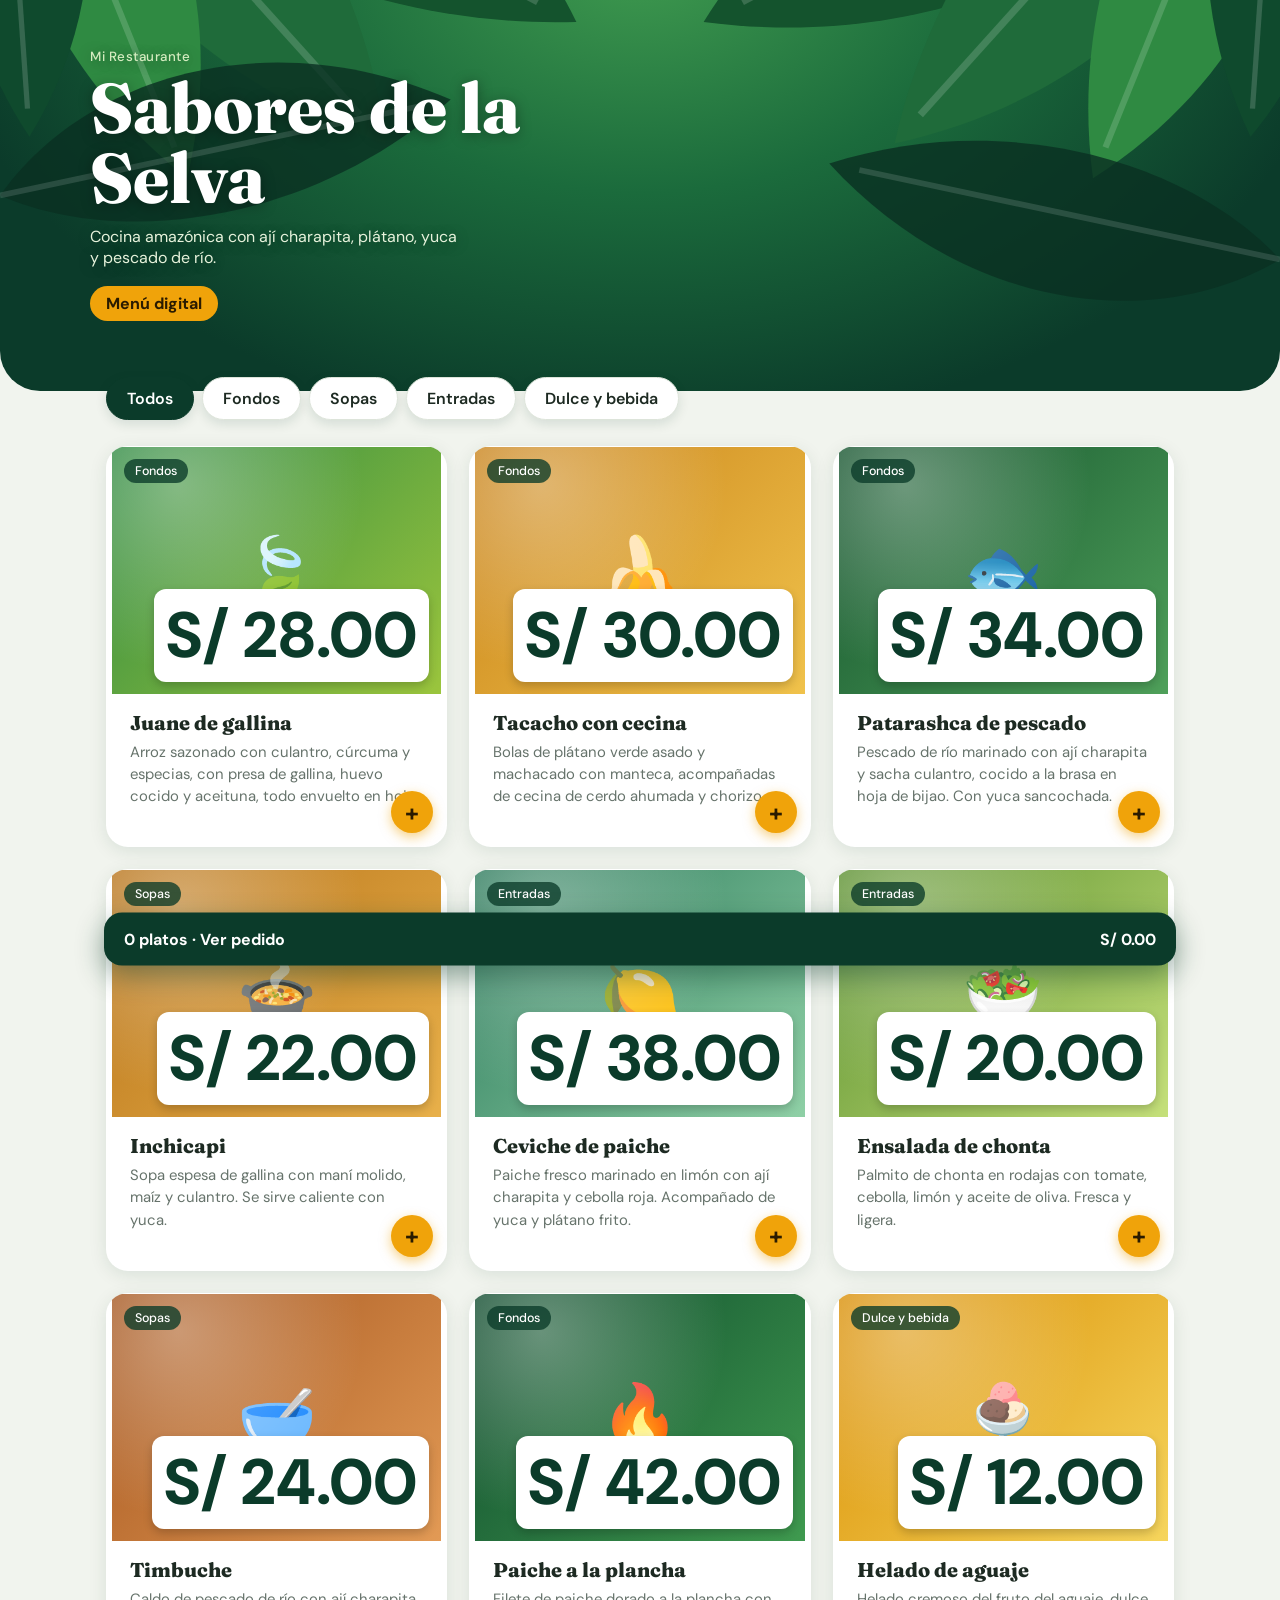
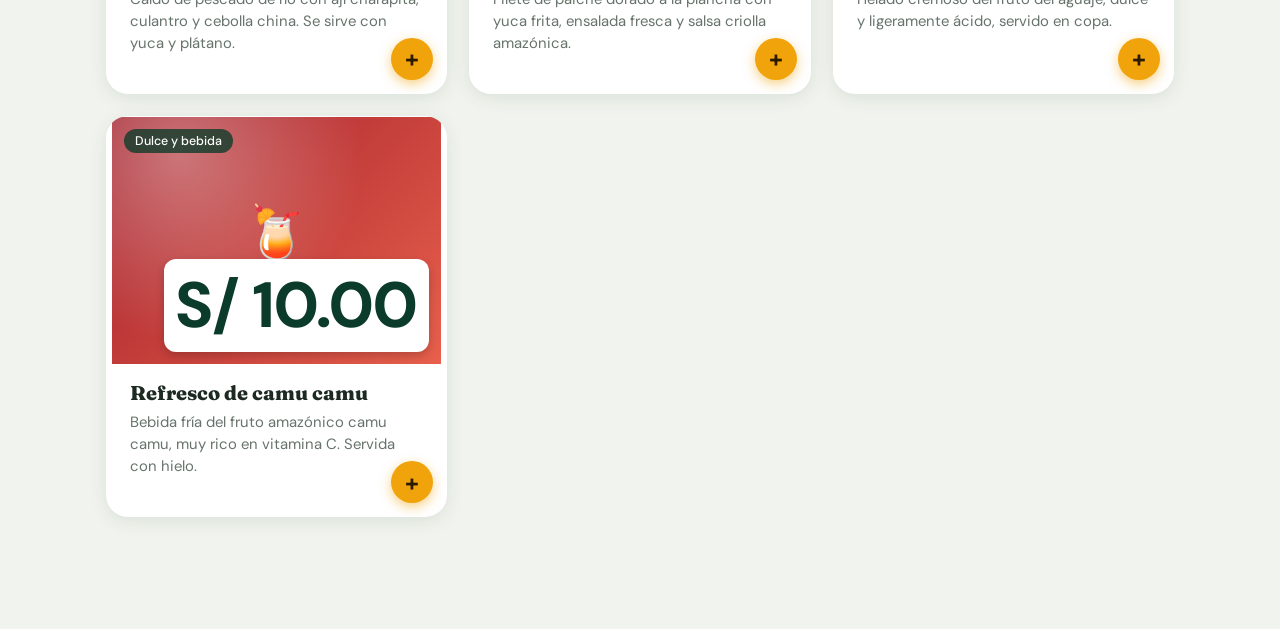
<file: PAGINA OFICIAL ARMANDO/menu/menu-selva.backup.html>
<!DOCTYPE html>
<html lang="es">
<head>
<meta charset="utf-8">
<meta name="viewport" content="width=device-width, initial-scale=1, viewport-fit=cover">
<title>Menú digital</title>
<link rel="preconnect" href="https://fonts.googleapis.com">
<link href="https://fonts.googleapis.com/css2?family=Fraunces:opsz,wght@9..144,600;9..144,800&family=DM+Sans:wght@400;500;700&display=swap" rel="stylesheet">
<style>
:root{--sel:#0b3b2a;--sel2:#1b6b3c;--lima:#9bc53d;--aji:#f0a30a;--fondo:#f1f4ee;--tx:#1d2a22;--suave:#66736b;--linea:#dde4da}
*{box-sizing:border-box;margin:0;-webkit-tap-highlight-color:transparent}
body{font-family:'DM Sans',system-ui,sans-serif;background:var(--fondo);color:var(--tx);padding-bottom:calc(100px + env(safe-area-inset-bottom,0px))}
h1,h2,h3{font-family:'Fraunces',Georgia,serif}
button{font:inherit;color:inherit;background:none;border:0;cursor:pointer}
:focus-visible{outline:3px solid var(--aji);outline-offset:2px}
.hero{position:relative;overflow:hidden;color:#fff;min-height:290px;padding:calc(48px + env(safe-area-inset-top,0px)) 24px 70px;border-radius:0 0 40px 40px;background:radial-gradient(ellipse at 50% -10%,#3f9a4f 0,#1b6b3c 38%,#0b3b2a 78%)}
.hero svg{position:absolute;inset:0;width:100%;height:100%}
.sa{transform-origin:0 0;animation:sw 7s ease-in-out infinite alternate}
.sb{transform-origin:400px 0;animation:sw 8s ease-in-out infinite alternate-reverse}
@keyframes sw{to{transform:rotate(3deg)}}
.hero .tx{position:relative;max-width:1100px;margin:auto;text-shadow:0 2px 14px rgba(0,0,0,.35)}
.hero small{display:block;font-weight:500;letter-spacing:.04em;color:#d5ecc0;margin-bottom:8px}
.hero h1{font-size:clamp(2.4rem,10vw,4.4rem);font-weight:800;line-height:1;max-width:11ch}
.hero p{margin-top:12px;max-width:34ch;color:#e7f3dc}
.mesa{display:inline-block;margin-top:18px;background:var(--aji);color:#2a1b00;font-weight:700;border-radius:99px;padding:7px 16px;text-shadow:none}
.tabs{position:sticky;top:0;z-index:5;display:flex;gap:8px;overflow-x:auto;padding:14px 16px;margin-top:-28px;scrollbar-width:none;max-width:1100px;margin-inline:auto}
.tabs::-webkit-scrollbar{display:none}
.tab{flex:none;background:#fff;border:1.5px solid var(--linea);border-radius:99px;padding:10px 20px;font-weight:600;box-shadow:0 4px 12px rgba(11,59,42,.12);transition:background .25s,color .25s,transform .15s}
.tab:active{transform:scale(.95)}
.tab[aria-selected=true]{background:var(--sel);color:#fff;border-color:var(--sel)}
main{display:grid;gap:22px;padding:12px 16px;max-width:1100px;margin:auto;grid-template-columns:1fr}
@media(min-width:680px){main{grid-template-columns:repeat(2,1fr)}}
@media(min-width:1000px){main{grid-template-columns:repeat(3,1fr)}}
.card{position:relative;background:#fff;border-radius:22px;overflow:hidden;box-shadow:0 4px 18px rgba(11,59,42,.1);display:flex;flex-direction:column;animation:entra .45s ease both;transition:transform .25s,box-shadow .25s}
@media(hover:hover){.card:hover{transform:translateY(-4px);box-shadow:0 14px 30px rgba(11,59,42,.18)}}
@keyframes entra{from{opacity:0;transform:translateY(14px)}}
.open{display:block;width:100%;text-align:left}
.foto{position:relative;aspect-ratio:4/3;overflow:hidden;display:grid;place-items:center;font-size:4rem;background:linear-gradient(135deg,var(--c1),var(--c2))}
.foto::before{content:"";position:absolute;inset:0;background:radial-gradient(circle at 20% 15%,rgba(255,255,255,.35),transparent 55%)}
.foto img{position:absolute;inset:0;width:100%;height:100%;object-fit:cover;transition:transform .6s cubic-bezier(.2,.8,.2,1)}
@media(hover:hover){.card:hover .foto img{transform:scale(1.06)}}
.cat{position:absolute;left:12px;top:12px;background:rgba(11,59,42,.78);color:#fff;font-size:.78rem;font-weight:500;padding:4px 11px;border-radius:99px;backdrop-filter:blur(4px)}
.pr{position:absolute;right:12px;bottom:12px;background:#fff;color:var(--sel);font-weight:800;border-radius:12px;padding:5px 12px;box-shadow:0 4px 10px rgba(0,0,0,.2)}
.cuerpo{padding:16px 18px 18px;display:grid;gap:6px}
.card h3{font-size:1.25rem;font-weight:800;padding-right:50px}
.desc{color:var(--suave);font-size:.93rem;line-height:1.5;display:-webkit-box;-webkit-line-clamp:3;-webkit-box-orient:vertical;overflow:hidden}
.enC{font-size:.82rem;font-weight:700;color:var(--sel2);min-height:1.1em}
.mas{position:absolute;right:14px;bottom:14px;width:42px;height:42px;border-radius:50%;background:var(--aji);color:#2a1b00;font-size:1.5rem;font-weight:700;box-shadow:0 4px 12px rgba(240,163,10,.5);transition:transform .15s}
.mas:active{transform:scale(.86)}
.bar{position:fixed;left:14px;right:14px;bottom:calc(14px + env(safe-area-inset-bottom,0px));z-index:10;max-width:1072px;margin:auto;background:var(--sel);color:#fff;border-radius:18px;padding:16px 20px;display:flex;justify-content:space-between;font-weight:700;box-shadow:0 10px 28px rgba(11,59,42,.45);transform:translateY(150%);transition:transform .35s cubic-bezier(.2,.9,.3,1.2)}
.bar.on{transform:none}
.bar.bump{animation:bump .3s}
@keyframes bump{50%{transform:scale(1.04)}}
.scrim{position:fixed;inset:0;background:rgba(5,25,17,.6);opacity:0;pointer-events:none;transition:opacity .3s;z-index:20}
.scrim.on{opacity:1;pointer-events:auto}
.sheet{position:fixed;left:0;right:0;bottom:0;z-index:30;max-width:640px;margin:auto;max-height:92dvh;overflow-y:auto;background:#fff;border-radius:26px 26px 0 0;padding-bottom:calc(20px + env(safe-area-inset-bottom,0px));transform:translateY(105%);transition:transform .38s cubic-bezier(.2,.9,.3,1),visibility 0s .38s;visibility:hidden}
.sheet.on{transform:none;visibility:visible;transition-delay:0s}
.sheet .foto{border-radius:26px 26px 0 0;aspect-ratio:16/10}
.in{padding:18px 20px;display:grid;gap:14px}
.in h2{font-size:1.6rem;font-weight:800}
.cerrar{position:absolute;top:12px;right:12px;z-index:2;width:38px;height:38px;border-radius:50%;background:rgba(255,255,255,.94);font-size:1.1rem;font-weight:700}
.fila{display:flex;justify-content:space-between;align-items:center;gap:10px}
.step{display:flex;align-items:center;gap:14px}
.step button{width:40px;height:40px;border-radius:50%;background:var(--fondo);font-size:1.3rem;font-weight:700;transition:transform .15s,background .2s}
.step button:active{transform:scale(.88);background:var(--aji)}
.step span{min-width:26px;text-align:center;font-weight:700;font-size:1.1rem}
.cta{background:var(--aji);color:#2a1b00;font-weight:800;border-radius:14px;padding:15px;width:100%;font-size:1rem;transition:transform .15s,opacity .2s}
.cta:active{transform:scale(.97)}
.cta:disabled{opacity:.55}
.item{display:flex;justify-content:space-between;align-items:center;gap:12px;padding:10px 0;border-bottom:1px solid var(--linea)}
.item b{display:block}
.item small{color:var(--suave)}
label{display:grid;gap:5px;font-size:.88rem;font-weight:500;color:var(--suave)}
input,textarea{font:inherit;color:var(--tx);border:1.5px solid var(--linea);border-radius:12px;padding:11px 13px;width:100%;background:#fff}
.total{display:flex;justify-content:space-between;font-size:1.15rem;font-weight:800}
.ok{text-align:center;padding:34px 20px;display:grid;gap:12px;justify-items:center}
.check{width:76px;height:76px;border-radius:50%;background:var(--sel2);display:grid;place-items:center;animation:pop .5s cubic-bezier(.2,1.4,.4,1)}
.check svg{width:38px;fill:none;stroke:#fff;stroke-width:5;stroke-linecap:round;stroke-linejoin:round;stroke-dasharray:40;stroke-dashoffset:40;animation:trazo .45s .25s forwards}
@keyframes pop{from{transform:scale(0)}}
@keyframes trazo{to{stroke-dashoffset:0}}
.err{color:#b3261e;font-size:.9rem;font-weight:500}
@media(prefers-reduced-motion:reduce){*,*::before,*::after{animation:none!important;transition:none!important}}
</style>
</head>
<body>
<header class="hero">
  <svg viewBox="0 0 400 300" preserveAspectRatio="xMidYMid slice" aria-hidden="true">
    <defs><g id="lf"><path d="M0 0C28-26 78-30 120 0C78 24 28 20 0 0Z"/><path d="M0 0L112 0" stroke="#fff" stroke-opacity=".16" stroke-width="1.5" fill="none"/></g></defs>
    <g class="sa">
      <use href="#lf" transform="rotate(8) scale(1.9)" fill="#0a3022"/><use href="#lf" transform="rotate(28) scale(1.7)" fill="#14532d"/>
      <use href="#lf" transform="rotate(48) scale(1.5)" fill="#1f6b3a"/><use href="#lf" transform="rotate(68) scale(1.3)" fill="#2f8a42"/>
      <use href="#lf" transform="rotate(86) scale(1.1)" fill="#0f4a2d"/><use href="#lf" transform="translate(0 150) rotate(-12) scale(1.2)" fill="#0a3022" opacity=".8"/>
    </g>
    <g class="sb">
      <use href="#lf" transform="translate(400 0) rotate(172) scale(1.9)" fill="#0a3022"/><use href="#lf" transform="translate(400 0) rotate(152) scale(1.7)" fill="#14532d"/>
      <use href="#lf" transform="translate(400 0) rotate(132) scale(1.5)" fill="#1f6b3a"/><use href="#lf" transform="translate(400 0) rotate(112) scale(1.3)" fill="#2f8a42"/>
      <use href="#lf" transform="translate(400 0) rotate(94) scale(1.1)" fill="#0f4a2d"/><use href="#lf" transform="translate(400 170) rotate(192) scale(1.2)" fill="#0a3022" opacity=".8"/>
    </g>
  </svg>
  <div class="tx"><small id="nom"></small><h1>Sabores de la Selva</h1><p>Cocina amazónica con ají charapita, plátano, yuca y pescado de río.</p><span class="mesa" id="mesaTxt"></span></div>
</header>
<nav class="tabs" id="tabs" role="tablist" aria-label="Categorías"></nav>
<main id="lista"></main>

<button class="bar" id="bar" aria-label="Ver mi pedido"><span id="barN"></span><span id="barT"></span></button>
<div class="scrim" id="scrim"></div>
<section class="sheet" id="det" role="dialog" aria-modal="true"></section>
<section class="sheet" id="cart" role="dialog" aria-modal="true" aria-label="Mi pedido"></section>

<script>
/* ===== CONFIGURA AQUÍ ===== */
const CONFIG = {
  restaurante: "Mi Restaurante",
  moneda: "S/",
  scriptUrl: "" // URL de tu Apps Script (termina en /exec)
};
/* FOTOS: pega en "foto" la URL de la imagen (ej. Unsplash: https://images.unsplash.com/photo-XXXX?auto=format&fit=crop&w=800&q=75)
   o una ruta propia (fotos/juane.jpg). Si está vacío se muestra el color con el ícono. */
const PLATOS = [
 {id:1,cat:"Fondos",nombre:"Juane de gallina",precio:28,emoji:"🍃",c:["#2f8a42","#9bc53d"],foto:"",desc:"Arroz sazonado con culantro, cúrcuma y especias, con presa de gallina, huevo cocido y aceituna, todo envuelto en hoja de bijao."},
 {id:2,cat:"Fondos",nombre:"Tacacho con cecina",precio:30,emoji:"🍌",c:["#c9831a","#f0c24b"],foto:"",desc:"Bolas de plátano verde asado y machacado con manteca, acompañadas de cecina de cerdo ahumada y chorizo regional."},
 {id:3,cat:"Fondos",nombre:"Patarashca de pescado",precio:34,emoji:"🐟",c:["#14532d","#4fa05a"],foto:"",desc:"Pescado de río marinado con ají charapita y sacha culantro, cocido a la brasa en hoja de bijao. Con yuca sancochada."},
 {id:4,cat:"Sopas",nombre:"Inchicapi",precio:22,emoji:"🍲",c:["#b8741a","#e8b04a"],foto:"",desc:"Sopa espesa de gallina con maní molido, maíz y culantro. Se sirve caliente con yuca."},
 {id:5,cat:"Entradas",nombre:"Ceviche de paiche",precio:38,emoji:"🍋",c:["#2c7a5b","#8fd0a6"],foto:"",desc:"Paiche fresco marinado en limón con ají charapita y cebolla roja. Acompañado de yuca y plátano frito."},
 {id:6,cat:"Entradas",nombre:"Ensalada de chonta",precio:20,emoji:"🥗",c:["#5a8f2e","#c5e07a"],foto:"",desc:"Palmito de chonta en rodajas con tomate, cebolla, limón y aceite de oliva. Fresca y ligera."},
 {id:7,cat:"Sopas",nombre:"Timbuche",precio:24,emoji:"🥣",c:["#a5561f","#e29a55"],foto:"",desc:"Caldo de pescado de río con ají charapita, culantro y cebolla china. Se sirve con yuca y plátano."},
 {id:8,cat:"Fondos",nombre:"Paiche a la plancha",precio:42,emoji:"🔥",c:["#0f4a2d","#3f9a4f"],foto:"",desc:"Filete de paiche dorado a la plancha con yuca frita, ensalada fresca y salsa criolla amazónica."},
 {id:9,cat:"Dulce y bebida",nombre:"Helado de aguaje",precio:12,emoji:"🍨",c:["#d98e04","#f6d55c"],foto:"",desc:"Helado cremoso del fruto del aguaje, dulce y ligeramente ácido, servido en copa."},
 {id:10,cat:"Dulce y bebida",nombre:"Refresco de camu camu",precio:10,emoji:"🍹",c:["#a31f2b","#e8604c"],foto:"",desc:"Bebida fría del fruto amazónico camu camu, muy rico en vitamina C. Servida con hielo."}
];
/* ========================= */
const $=s=>document.querySelector(s), money=n=>CONFIG.moneda+" "+n.toFixed(2);
const mesa=(new URLSearchParams(location.search).get("mesa")||"").slice(0,10);
const CATS=["Todos",...new Set(PLATOS.map(p=>p.cat))];
let cat="Todos",cart={},tmp=1,current=null,cur=0,sending=false;

document.title=CONFIG.restaurante+" · Menú";
$("#nom").textContent=CONFIG.restaurante;
$("#mesaTxt").textContent=mesa?"Mesa "+mesa:"Menú digital";

const foto=p=>`<div class="foto" style="--c1:${p.c[0]};--c2:${p.c[1]}"><span aria-hidden="true">${p.emoji}</span>${p.foto?`<img src="${p.foto}" alt="${p.nombre}" loading="lazy" onerror="this.remove()">`:""}`;
function renderTabs(){$("#tabs").innerHTML=CATS.map(c=>`<button class="tab" role="tab" aria-selected="${c===cat}" data-cat="${c}">${c}</button>`).join("")}
function renderLista(){
  $("#lista").innerHTML=PLATOS.filter(p=>cat==="Todos"||p.cat===cat).map((p,i)=>`
   <article class="card" style="animation-delay:${i*45}ms">
    <button class="open" data-id="${p.id}" aria-label="Ver ${p.nombre}">${foto(p)}<span class="cat">${p.cat}</span><span class="pr">${money(p.precio)}</span></div>
     <div class="cuerpo"><h3>${p.nombre}</h3><p class="desc">${p.desc}</p><span class="enC">${cart[p.id]?"✓ "+cart[p.id]+" en tu pedido":""}</span></div></button>
    <button class="mas" data-quick="${p.id}" aria-label="Agregar ${p.nombre}">+</button></article>`).join("");
}
function totales(){let n=0,t=0;for(const id in cart){n+=cart[id];t+=cart[id]*PLATOS.find(p=>p.id==id).precio}return{n,t}}
function renderBar(bump){
  const {n,t}=totales(),b=$("#bar");
  $("#barN").textContent=n+(n===1?" plato · Ver pedido":" platos · Ver pedido");$("#barT").textContent=money(t);
  b.classList.toggle("on",n>0);
  if(bump){b.classList.remove("bump");void b.offsetWidth;b.classList.add("bump")}
}
const abrir=el=>{$("#scrim").classList.add("on");el.classList.add("on");current=el};
const cerrar=()=>{$("#scrim").classList.remove("on");if(current)current.classList.remove("on");current=null};

function detalle(id){
  const p=PLATOS.find(x=>x.id==id);cur=id;tmp=cart[id]||1;
  const el=$("#det");el.setAttribute("aria-label",p.nombre);
  el.innerHTML=`<button class="cerrar" data-act="cerrar" aria-label="Cerrar">✕</button>${foto(p)}</div>
   <div class="in"><h2>${p.nombre}</h2><p class="desc" style="-webkit-line-clamp:unset">${p.desc}</p>
   <div class="fila"><div class="step"><button data-act="menos" aria-label="Quitar uno">−</button><span id="q"></span><button data-act="mas" aria-label="Agregar uno">+</button></div><b id="sub" style="font-size:1.15rem"></b></div>
   <button class="cta" data-act="agregar">${cart[id]?"Actualizar pedido":"Agregar al pedido"}</button></div>`;
  sub();abrir(el);
}
function sub(){const p=PLATOS.find(x=>x.id==cur);$("#q").textContent=tmp;$("#sub").textContent=money(tmp*p.precio)}

function carrito(){
  const el=$("#cart"),{t}=totales();
  const items=Object.keys(cart).map(id=>{const p=PLATOS.find(x=>x.id==id);
   return `<div class="item"><div><b>${p.nombre}</b><small>${money(p.precio)} c/u</small></div><div class="step"><button data-act="cmenos" data-id="${id}" aria-label="Quitar uno">−</button><span>${cart[id]}</span><button data-act="cmas" data-id="${id}" aria-label="Agregar uno">+</button></div></div>`}).join("");
  el.innerHTML=`<button class="cerrar" data-act="cerrar" aria-label="Cerrar" style="background:var(--fondo)">✕</button><div class="in"><h2>Mi pedido</h2>
   ${items||'<p class="desc">Tu pedido está vacío. Elige un plato del menú.</p>'}
   ${items?`${mesa?"":'<label>Número de mesa<input id="fMesa" inputmode="numeric" maxlength="10" placeholder="Ej. 5"></label>'}
   <label>Tu nombre (opcional)<input id="fNom" maxlength="40" autocomplete="given-name"></label>
   <label>Nota para cocina (opcional)<textarea id="fNota" rows="2" maxlength="200" placeholder="Sin cebolla, ají aparte…"></textarea></label>
   <div class="total"><span>Total</span><span>${money(t)}</span></div><p class="err" id="err" role="alert"></p>
   <button class="cta" data-act="enviar">Enviar pedido a caja</button>`:""}</div>`;
  if(current!==el)abrir(el);
}
function cambiar(id,d){cart[id]=(cart[id]||0)+d;if(cart[id]<=0)delete cart[id];renderBar();renderLista();carrito()}

async function enviar(){
  if(sending)return;
  const m=mesa||($("#fMesa")?$("#fMesa").value.trim():"");
  if(!m){$("#err").textContent="Escribe tu número de mesa.";$("#fMesa").focus();return}
  const {t}=totales();
  const payload={mesa:m,cliente:$("#fNom").value.trim(),nota:$("#fNota").value.trim(),total:t,
   items:Object.keys(cart).map(id=>{const p=PLATOS.find(x=>x.id==id);return{nombre:p.nombre,cant:cart[id],precio:p.precio}})};
  sending=true;const btn=document.querySelector('[data-act="enviar"]');btn.disabled=true;btn.textContent="Enviando…";
  try{
    if(CONFIG.scriptUrl)await fetch(CONFIG.scriptUrl,{method:"POST",mode:"no-cors",headers:{"Content-Type":"text/plain;charset=utf-8"},body:JSON.stringify(payload)});
    else{console.log("Modo prueba:",payload);await new Promise(r=>setTimeout(r,600))}
    cart={};renderBar();renderLista();
    $("#cart").innerHTML=`<div class="ok"><div class="check"><svg viewBox="0 0 40 40"><path d="M8 21l8 8 16-17"/></svg></div><h2>¡Pedido enviado!</h2><p class="desc">Mesa ${m}. Ya llegó a caja y cocina, en un momento te lo llevan.</p><button class="cta" data-act="cerrar">Seguir viendo el menú</button></div>`;
  }catch(e){$("#err").textContent="No se pudo enviar. Revisa tu internet o llama al mesero.";btn.disabled=false;btn.textContent="Enviar pedido a caja"}
  sending=false;
}

document.addEventListener("click",e=>{
  const t=e.target.closest("[data-cat],[data-id],[data-quick],[data-act],#bar,#scrim");
  if(!t)return;
  if(t.id==="scrim")return cerrar();
  if(t.id==="bar")return carrito();
  if(t.dataset.cat){cat=t.dataset.cat;renderTabs();return renderLista()}
  if(t.dataset.quick){const id=t.dataset.quick;cart[id]=(cart[id]||0)+1;renderBar(true);return renderLista()}
  const a=t.dataset.act,id=t.dataset.id;
  if(!a)return detalle(id);
  if(a==="cerrar")cerrar();
  else if(a==="mas"){tmp=Math.min(tmp+1,20);sub()}
  else if(a==="menos"){tmp=Math.max(tmp-1,1);sub()}
  else if(a==="agregar"){cart[cur]=tmp;renderBar(true);renderLista();cerrar()}
  else if(a==="cmas")cambiar(id,1);
  else if(a==="cmenos")cambiar(id,-1);
  else if(a==="enviar")enviar();
});
document.addEventListener("keydown",e=>{if(e.key==="Escape")cerrar()});
renderTabs();renderLista();renderBar();
</script>
</body>
</html>
</file>
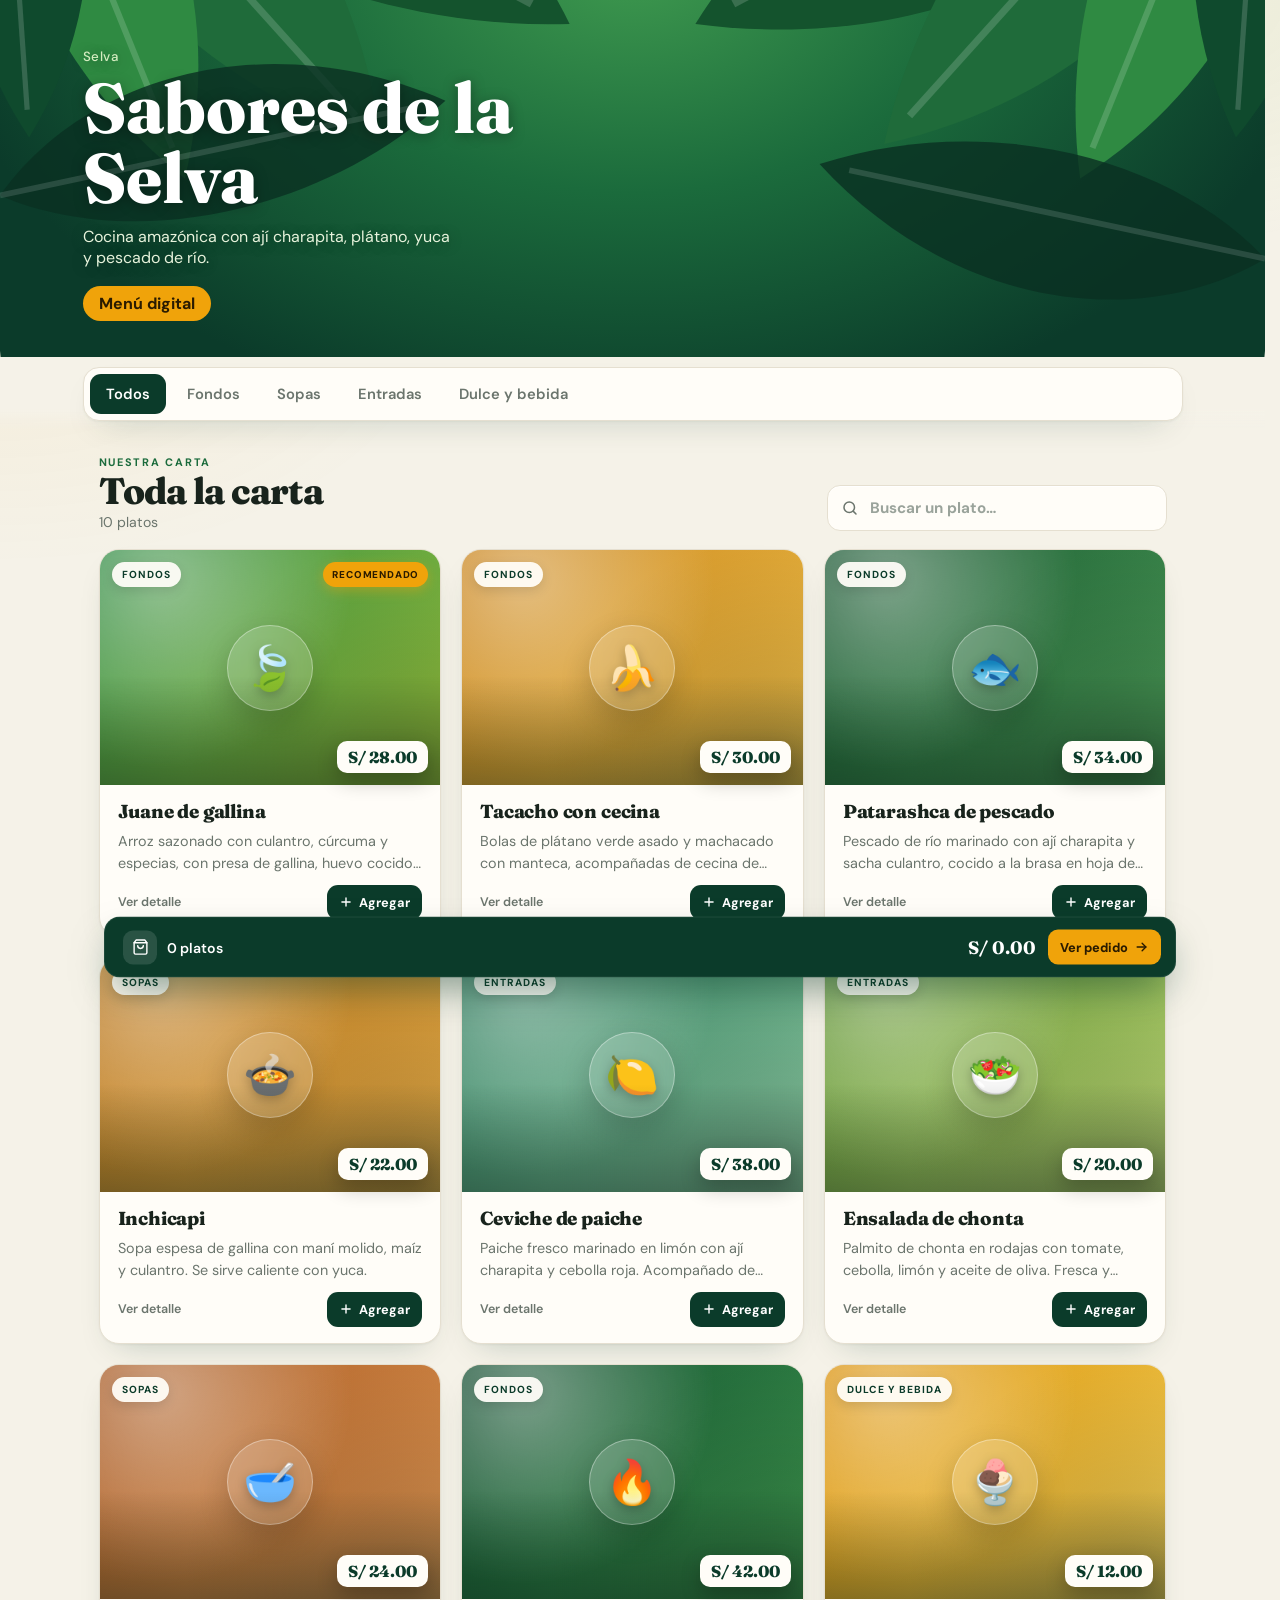
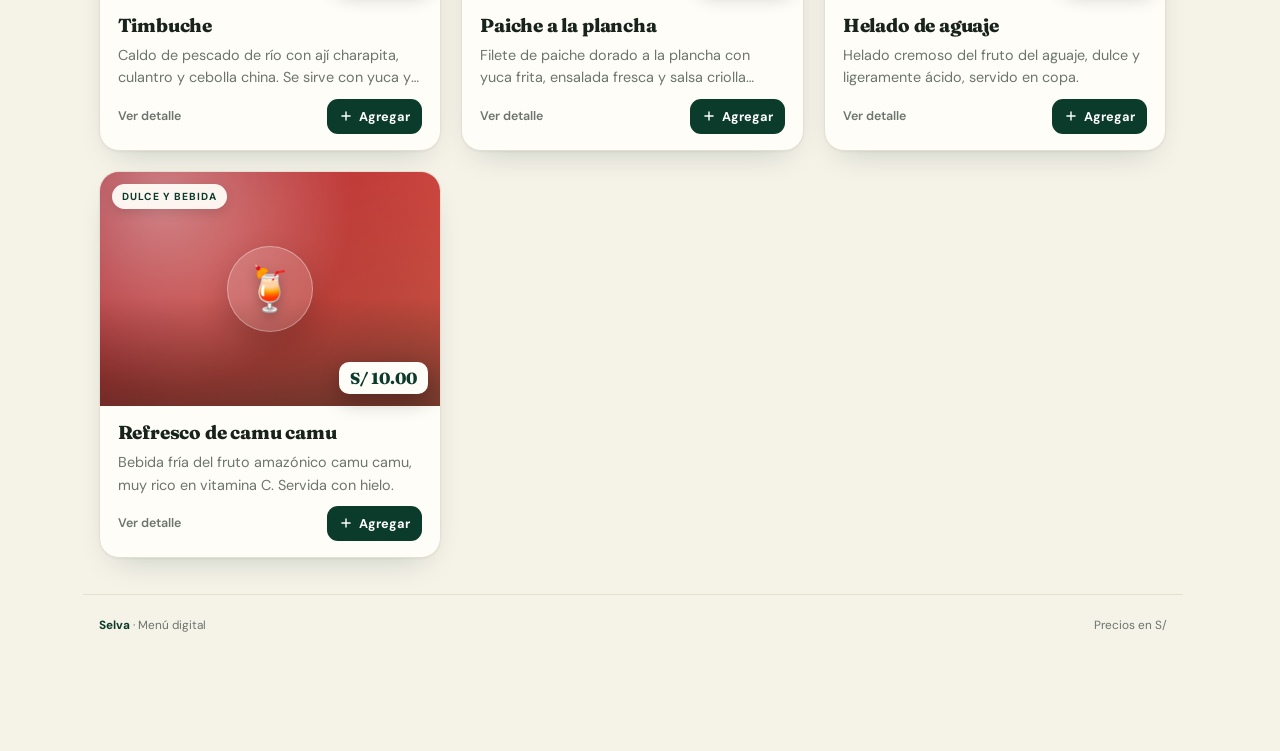
<file: PAGINA OFICIAL ARMANDO/menu/menu-selva.html>
<!DOCTYPE html>
<html lang="es">
<head>
<meta charset="utf-8">
<meta name="viewport" content="width=device-width, initial-scale=1, viewport-fit=cover">
<meta name="theme-color" content="#0B3B2A">
<meta name="description" content="Carta digital de cocina amazónica: fondos, sopas, entradas, dulces y bebidas. Pide desde tu mesa.">
<title>Menú digital</title>
<link rel="preconnect" href="https://fonts.googleapis.com">
<link rel="preconnect" href="https://fonts.gstatic.com" crossorigin>
<link href="https://fonts.googleapis.com/css2?family=Fraunces:opsz,wght@9..144,600;9..144,800&family=DM+Sans:wght@400;500;700&display=swap" rel="stylesheet">
<style>
:root{
  --sel:#0B3B2A;
  --sel2:#1B6B3C;
  --lima:#9BC53D;
  --aji:#F0A30A;
  --fondo:#F5F2E8;
  --paper:#FFFDF8;
  --tx:#18231C;
  --suave:#6B756D;
  --linea:#E5DFD0;
  --linea2:#D5CCB8;
  --sombra:0 1px 2px rgba(11,59,42,.05),0 14px 34px -18px rgba(11,59,42,.28);
  --sombra-h:0 2px 4px rgba(11,59,42,.06),0 28px 52px -22px rgba(11,59,42,.38);
}
*{box-sizing:border-box;margin:0;-webkit-tap-highlight-color:transparent}
html{scroll-behavior:smooth}
body{font-family:'DM Sans',system-ui,sans-serif;background:var(--fondo);color:var(--tx);padding-bottom:calc(112px + env(safe-area-inset-bottom,0px));-webkit-font-smoothing:antialiased}
body::before{content:"";position:fixed;inset:0;z-index:-1;pointer-events:none;background:radial-gradient(60% 40% at 85% 0%,rgba(155,197,61,.10),transparent 70%),radial-gradient(50% 40% at 0% 35%,rgba(240,163,10,.06),transparent 70%)}
body.lock{overflow:hidden}
h1,h2,h3{font-family:'Fraunces',Georgia,serif}
button{font:inherit;color:inherit;background:none;border:0;cursor:pointer}
img{display:block;max-width:100%}
:focus-visible{outline:3px solid var(--aji);outline-offset:2px}

/* ===== Header (diseño original, sin cambios) ===== */
.hero{position:relative;overflow:hidden;color:#fff;min-height:290px;padding:calc(48px + env(safe-area-inset-top,0px)) 24px 70px;border-radius:0 0 40px 40px;background:radial-gradient(ellipse at 50% -10%,#3f9a4f 0,#1b6b3c 38%,#0b3b2a 78%)}
.hero svg{position:absolute;inset:0;width:100%;height:100%}
.sa{transform-origin:0 0;animation:sw 7s ease-in-out infinite alternate}
.sb{transform-origin:400px 0;animation:sw 8s ease-in-out infinite alternate-reverse}
@keyframes sw{to{transform:rotate(3deg)}}
.hero .tx{position:relative;max-width:1100px;margin:auto;text-shadow:0 2px 14px rgba(0,0,0,.35)}
.hero small{display:block;font-weight:500;letter-spacing:.04em;color:#d5ecc0;margin-bottom:8px}
.hero h1{font-size:clamp(2.4rem,10vw,4.4rem);font-weight:800;line-height:1;max-width:11ch}
.hero p{margin-top:12px;max-width:34ch;color:#e7f3dc}
.mesa{display:inline-block;margin-top:18px;background:var(--aji);color:#2a1b00;font-weight:700;border-radius:99px;padding:7px 16px;text-shadow:none}

/* ===== Categorías ===== */
.tabs-wrap{position:sticky;top:0;z-index:8;padding:10px 0 8px;margin-top:-34px;background:linear-gradient(to bottom,var(--fondo) 72%,rgba(245,242,232,0))}
.tabs{display:flex;gap:5px;overflow-x:auto;scrollbar-width:none;padding:6px;width:calc(100% - 32px);max-width:1100px;margin:0 auto;background:var(--paper);border:1px solid var(--linea);border-radius:16px;box-shadow:var(--sombra);scroll-padding-inline:8px}
.tabs::-webkit-scrollbar{display:none}
.tab{flex:none;border-radius:11px;padding:10px 16px;font-weight:600;font-size:.92rem;color:var(--suave);white-space:nowrap;transition:background-color .2s,color .2s,transform .12s}
.tab:hover{background:rgba(11,59,42,.06);color:var(--sel)}
.tab[aria-selected=true]{background:var(--sel);color:#fff}
.tab:active{transform:scale(.97)}

/* ===== Encabezado de la carta + buscador ===== */
.menu-head{max-width:1100px;margin:26px auto 18px;padding:0 16px;display:flex;align-items:flex-end;justify-content:space-between;gap:20px;flex-wrap:wrap}
.mh-left{display:grid;gap:3px}
.eyebrow{font-size:.68rem;font-weight:700;letter-spacing:.16em;text-transform:uppercase;color:var(--sel2)}
.menu-head h2{font-size:clamp(1.7rem,4vw,2.3rem);font-weight:800;letter-spacing:-.02em;line-height:1.05}
.count{font-size:.88rem;color:var(--suave)}
.search{position:relative;display:flex;align-items:center;flex:1;min-width:220px;max-width:340px}
.search svg{position:absolute;left:14px;width:18px;height:18px;color:var(--suave);pointer-events:none}
.search input{width:100%;padding:12px 14px 12px 42px;border:1px solid var(--linea);border-radius:13px;background:var(--paper);color:var(--tx);font:inherit;font-size:.95rem;box-shadow:0 1px 0 #fff inset;transition:border-color .2s,box-shadow .2s}
.search input::placeholder{color:#9AA39B}
.search input:focus{outline:none;border-color:var(--sel2);box-shadow:0 0 0 4px rgba(27,107,60,.12)}

/* ===== Tarjetas ===== */
main{display:grid;gap:20px;padding:0 16px 36px;max-width:1100px;margin:auto;grid-template-columns:1fr}
@media(min-width:680px){main{grid-template-columns:repeat(2,1fr)}}
@media(min-width:1000px){main{grid-template-columns:repeat(3,1fr)}}
.card{position:relative;background:var(--paper);border:1px solid var(--linea);border-radius:20px;overflow:hidden;box-shadow:var(--sombra);display:flex;flex-direction:column;animation:entra .5s cubic-bezier(.2,.8,.2,1) both;transition:transform .3s cubic-bezier(.2,.8,.2,1),box-shadow .3s,border-color .3s}
.card.no-anim{animation:none}
@media(hover:hover){.card:hover{transform:translateY(-5px);box-shadow:var(--sombra-h);border-color:var(--linea2)}}
@keyframes entra{from{opacity:0;transform:translateY(16px)}}
.media{position:relative}
.foto{position:relative;aspect-ratio:16/11;overflow:hidden;display:grid;place-items:center;background:linear-gradient(135deg,var(--c1),var(--c2));isolation:isolate}
.foto::before{content:"";position:absolute;inset:0;z-index:0;background:radial-gradient(circle at 18% 12%,rgba(255,255,255,.42),transparent 55%),radial-gradient(circle at 90% 90%,rgba(0,0,0,.18),transparent 60%)}
.foto .emoji{position:relative;z-index:1;display:grid;place-items:center;width:86px;height:86px;border-radius:50%;background:rgba(255,255,255,.16);border:1px solid rgba(255,255,255,.35);backdrop-filter:blur(6px);font-size:2.7rem;box-shadow:0 12px 30px rgba(0,0,0,.18);text-shadow:0 4px 12px rgba(0,0,0,.25)}
.foto img{position:absolute;inset:0;z-index:2;width:100%;height:100%;object-fit:cover;transition:transform .7s cubic-bezier(.2,.8,.2,1)}
.foto::after{content:"";position:absolute;inset:0;z-index:3;pointer-events:none;background:linear-gradient(to top,rgba(5,25,17,.42),transparent 46%)}
@media(hover:hover){.card:hover .foto img{transform:scale(1.06)}}
.cat{position:absolute;left:12px;top:12px;z-index:4;background:rgba(255,253,248,.94);color:var(--sel);font-size:.64rem;font-weight:700;letter-spacing:.1em;text-transform:uppercase;padding:6px 10px;border-radius:999px;backdrop-filter:blur(6px);box-shadow:0 4px 12px rgba(0,0,0,.12)}
.pr{position:absolute;right:12px;bottom:12px;z-index:4;background:var(--paper);color:var(--sel);font-family:'Fraunces',serif;font-size:1rem;font-weight:800;padding:6px 11px;border-radius:10px;box-shadow:0 8px 20px rgba(0,0,0,.24)}
.badge{position:absolute;right:12px;top:12px;z-index:4;background:var(--aji);color:#2A1B00;font-size:.62rem;font-weight:800;letter-spacing:.08em;text-transform:uppercase;padding:6px 9px;border-radius:999px;box-shadow:0 4px 12px rgba(240,163,10,.4)}
.cuerpo{padding:16px 18px 10px;display:grid;gap:7px}
.card h3{font-size:1.18rem;font-weight:800;line-height:1.18;letter-spacing:-.01em}
.desc{color:var(--suave);font-size:.9rem;line-height:1.55;display:-webkit-box;-webkit-line-clamp:2;-webkit-box-orient:vertical;overflow:hidden}
.card-foot{margin-top:auto;display:flex;align-items:center;justify-content:space-between;gap:10px;padding:0 18px 16px}
.hint{font-size:.78rem;color:var(--suave);font-weight:600}
.enC{font-size:.74rem;font-weight:700;color:var(--sel2);background:rgba(27,107,60,.09);padding:5px 9px;border-radius:999px;white-space:nowrap}
.add{position:relative;z-index:2;display:inline-flex;align-items:center;gap:6px;background:var(--sel);color:#fff;border-radius:11px;padding:9px 12px;font-weight:700;font-size:.8rem;white-space:nowrap;transition:background-color .2s,transform .12s}
.add svg{width:14px;height:14px}
.add:hover{background:var(--sel2)}
.add:active{transform:scale(.96)}
.open{position:absolute;inset:0;z-index:1;border-radius:20px;cursor:pointer}
.open:focus-visible{outline:3px solid var(--aji);outline-offset:-4px}

/* ===== Estado vacío ===== */
.empty{grid-column:1/-1;display:grid;justify-items:center;gap:8px;text-align:center;padding:52px 22px;background:var(--paper);border:1px dashed var(--linea2);border-radius:20px}
.empty .big{font-size:2.4rem}
.empty h3{font-size:1.2rem}
.empty p{color:var(--suave);font-size:.9rem;max-width:36ch;line-height:1.5}
.empty .cta{width:auto;margin-top:8px;padding:12px 18px}

/* ===== Modales ===== */
.scrim{position:fixed;inset:0;z-index:20;background:rgba(5,25,17,.55);backdrop-filter:blur(3px);opacity:0;pointer-events:none;transition:opacity .3s}
.scrim.on{opacity:1;pointer-events:auto}
.sheet{position:fixed;left:0;right:0;bottom:0;z-index:30;max-width:600px;margin:auto;max-height:92dvh;overflow-y:auto;overscroll-behavior:contain;background:var(--paper);border-radius:26px 26px 0 0;padding-bottom:calc(20px + env(safe-area-inset-bottom,0px));transform:translateY(105%);transition:transform .4s cubic-bezier(.2,.9,.3,1),visibility 0s .4s;visibility:hidden;box-shadow:0 -20px 60px rgba(0,0,0,.3)}
.sheet.on{transform:none;visibility:visible;transition-delay:0s}
.sheet .foto{border-radius:0;aspect-ratio:16/10}
.cerrar{position:absolute;top:12px;right:12px;z-index:5;width:38px;height:38px;border-radius:50%;background:rgba(255,253,248,.94);color:var(--sel);display:grid;place-items:center;box-shadow:0 4px 14px rgba(0,0,0,.16);transition:background-color .2s,transform .12s}
.cerrar:hover{background:#fff}
.cerrar:active{transform:scale(.9)}
.cerrar svg{width:18px;height:18px}
.in{padding:20px;display:grid;gap:16px}
.in h2{font-size:1.65rem;font-weight:800;line-height:1.1;letter-spacing:-.01em}

/* Detalle */
.det-in{gap:14px}
.det-in .desc{display:block;overflow:visible;-webkit-line-clamp:unset;font-size:.95rem;line-height:1.65}
.det-meta{display:flex;flex-wrap:wrap;gap:8px}
.meta{display:inline-flex;align-items:center;gap:6px;font-size:.76rem;font-weight:600;color:var(--sel2);background:rgba(27,107,60,.08);padding:6px 10px;border-radius:999px}
.meta svg{width:14px;height:14px}
.det-buy{display:flex;align-items:center;justify-content:space-between;gap:16px;padding:14px 0;border-top:1px solid var(--linea);border-bottom:1px solid var(--linea);margin-top:2px}
.det-price{text-align:right}
.det-price small{display:block;font-size:.68rem;color:var(--suave);font-weight:700;text-transform:uppercase;letter-spacing:.1em}
.det-price b{font-family:'Fraunces',serif;font-size:1.5rem;font-weight:800}

/* Cantidad */
.step{display:inline-flex;align-items:center;gap:6px;background:var(--fondo);border:1px solid var(--linea);border-radius:999px;padding:4px}
.step button{width:38px;height:38px;border-radius:50%;display:grid;place-items:center;font-size:1.25rem;font-weight:700;background:var(--paper);color:var(--sel);box-shadow:0 1px 2px rgba(0,0,0,.06);transition:background-color .2s,color .2s,transform .12s}
.step button:hover{background:var(--aji);color:#2A1B00}
.step button:active{transform:scale(.9)}
.step span{min-width:28px;text-align:center;font-weight:800;font-size:1rem;font-variant-numeric:tabular-nums}
.step.sm{padding:2px}
.step.sm button{width:30px;height:30px;font-size:1rem}
.step.sm span{min-width:22px;font-size:.86rem}

/* Botones */
.cta{display:inline-flex;align-items:center;justify-content:center;gap:9px;width:100%;background:var(--sel);color:#fff;font-weight:700;border-radius:14px;padding:15px 18px;font-size:.96rem;box-shadow:0 10px 24px -12px rgba(11,59,42,.6);transition:background-color .2s,transform .12s}
.cta:hover{background:var(--sel2)}
.cta:active{transform:scale(.98)}
.cta:disabled{opacity:.55;cursor:wait}
.cta svg{width:18px;height:18px}
.cta.ghost{background:transparent;color:var(--sel);border:1.5px solid var(--linea2);box-shadow:none}
.cta.ghost:hover{background:rgba(11,59,42,.06)}

/* Carrito */
.cart-count{display:inline-grid;place-items:center;min-width:26px;height:26px;padding:0 8px;margin-left:6px;border-radius:999px;background:var(--aji);color:#2A1B00;font-family:'DM Sans',sans-serif;font-size:.8rem;font-weight:800;vertical-align:middle}
.cart-items{display:grid;gap:0;max-height:34vh;overflow-y:auto;margin:0 -4px;padding:0 4px}
.item{display:grid;grid-template-columns:auto 1fr auto;gap:12px;align-items:center;padding:12px 0;border-bottom:1px solid var(--linea)}
.item:last-child{border-bottom:0}
.item-thumb{width:46px;height:46px;border-radius:12px;display:grid;place-items:center;font-size:1.3rem;background:linear-gradient(135deg,var(--c1),var(--c2));position:relative;overflow:hidden}
.item-thumb::after{content:"";position:absolute;inset:0;background:linear-gradient(to top,rgba(0,0,0,.22),transparent 60%)}
.item-info{min-width:0;display:grid;gap:2px}
.item-info b{font-size:.92rem;line-height:1.2;overflow:hidden;text-overflow:ellipsis;white-space:nowrap}
.item-info small{color:var(--suave);font-size:.76rem}
.item-side{display:grid;justify-items:end;gap:6px}
.item-price{font-size:.88rem;font-weight:800;font-variant-numeric:tabular-nums}
.total{display:flex;justify-content:space-between;align-items:baseline;font-weight:700;padding-top:2px}
.total b{font-family:'Fraunces',serif;font-size:1.6rem;font-weight:800}
.form-grid{display:grid;gap:12px}
label{display:grid;gap:6px;font-size:.76rem;font-weight:700;color:var(--suave);letter-spacing:.02em}
input,textarea{font:inherit;color:var(--tx);border:1px solid var(--linea);border-radius:12px;padding:12px 13px;width:100%;background:var(--paper);transition:border-color .2s,box-shadow .2s}
input:focus,textarea:focus{outline:none;border-color:var(--sel2);box-shadow:0 0 0 4px rgba(27,107,60,.1)}
textarea{resize:vertical;min-height:64px}
.fine{font-size:.74rem;color:var(--suave);text-align:center;line-height:1.4}
.err{color:#B3261E;font-size:.86rem;font-weight:600;min-height:1.1em}
.empty-cart{display:grid;justify-items:center;gap:8px;text-align:center;padding:30px 10px 10px}
.empty-cart .big{font-size:2.6rem}
.empty-cart h3{font-size:1.25rem}
.empty-cart p{color:var(--suave);font-size:.9rem;max-width:32ch;line-height:1.5}
.empty-cart .cta{width:auto;margin-top:8px;padding:12px 18px}

/* Confirmación */
.ok{text-align:center;padding:40px 22px;display:grid;gap:12px;justify-items:center}
.check{width:78px;height:78px;border-radius:50%;background:var(--sel2);display:grid;place-items:center;animation:pop .5s cubic-bezier(.2,1.4,.4,1);box-shadow:0 12px 30px -10px rgba(27,107,60,.6)}
.check svg{width:38px;fill:none;stroke:#fff;stroke-width:4.5;stroke-linecap:round;stroke-linejoin:round;stroke-dasharray:40;stroke-dashoffset:40;animation:trazo .45s .25s forwards}
@keyframes pop{from{transform:scale(0)}}
@keyframes trazo{to{stroke-dashoffset:0}}
.ok h2{font-size:1.6rem;font-weight:800}
.ok p{color:var(--suave);font-size:.92rem;line-height:1.5;max-width:32ch}
.ok .cta{width:auto;padding:12px 18px}

/* Barra de pedido */
.bar{position:fixed;left:14px;right:14px;bottom:calc(14px + env(safe-area-inset-bottom,0px));z-index:10;max-width:1072px;margin:auto;background:var(--sel);color:#fff;border:1px solid rgba(255,255,255,.08);border-radius:16px;padding:12px 14px 12px 18px;display:flex;align-items:center;justify-content:space-between;gap:12px;box-shadow:0 18px 40px -12px rgba(11,59,42,.6);transform:translateY(150%);transition:transform .4s cubic-bezier(.2,.9,.3,1.2)}
.bar.on{transform:none}
.bar.bump{animation:bump .32s}
@keyframes bump{50%{transform:scale(1.03)}}
.bar-info{display:flex;align-items:center;gap:10px;min-width:0;font-weight:600;font-size:.88rem}
.bar-bag{width:34px;height:34px;flex:none;border-radius:10px;background:rgba(255,255,255,.12);display:grid;place-items:center}
.bar-bag svg{width:17px;height:17px}
.bar-actions{display:flex;align-items:center;gap:12px}
.bar-actions b{font-family:'Fraunces',serif;font-size:1.12rem;font-variant-numeric:tabular-nums}
.bar-cta{display:inline-flex;align-items:center;gap:6px;background:var(--aji);color:#2A1B00;font-weight:800;font-size:.8rem;padding:9px 12px;border-radius:10px;white-space:nowrap}
.bar-cta svg{width:15px;height:15px}

/* Pie */
.pie{max-width:1100px;margin:0 auto;padding:22px 16px 6px;display:flex;justify-content:space-between;gap:12px;flex-wrap:wrap;color:var(--suave);font-size:.74rem;border-top:1px solid var(--linea)}
.pie b{color:var(--sel);font-weight:700}

/* ===== Escritorio: modales centrados ===== */
@media(min-width:820px){
  html{scrollbar-gutter:stable}
  .sheet#det{top:50%;left:50%;right:auto;bottom:auto;margin:0;width:calc(100% - 40px);max-width:900px;max-height:86vh;padding-bottom:0;border-radius:24px;display:grid;grid-template-columns:1.02fr 1fr;overflow:hidden;transform:translate(-50%,-46%) scale(.98);opacity:0;transition:opacity .3s,transform .35s cubic-bezier(.2,.8,.2,1),visibility 0s .35s}
  .sheet#det.on{transform:translate(-50%,-50%) scale(1);opacity:1}
  .sheet#det .det-media{position:relative;min-height:520px}
  .sheet#det .det-media .foto{position:absolute;inset:0;height:100%;aspect-ratio:auto}
  .sheet#det .in{overflow-y:auto;max-height:86vh;padding:34px 32px 30px}
  .sheet#cart{top:50%;left:50%;right:auto;bottom:auto;margin:0;width:calc(100% - 40px);max-width:520px;max-height:88vh;padding-bottom:0;border-radius:24px;transform:translate(-50%,-46%) scale(.98);opacity:0;transition:opacity .3s,transform .35s cubic-bezier(.2,.8,.2,1),visibility 0s .35s}
  .sheet#cart.on{transform:translate(-50%,-50%) scale(1);opacity:1}
  .sheet#cart .in{padding:28px 26px}
}

@media(max-width:679px){
  .menu-head{margin-top:22px}
  .search{flex:1 1 100%;max-width:none;width:100%}
  .card .foto{aspect-ratio:16/10}
}
@media(max-width:360px){
  .bar-cta span{display:none}
  .bar{padding-left:14px}
}
@media(prefers-reduced-motion:reduce){*,*::before,*::after{animation:none!important;transition:none!important;scroll-behavior:auto!important}}
</style>
</head>
<body>
<header class="hero">
  <svg viewBox="0 0 400 300" preserveAspectRatio="xMidYMid slice" aria-hidden="true">
    <defs><g id="lf"><path d="M0 0C28-26 78-30 120 0C78 24 28 20 0 0Z"/><path d="M0 0L112 0" stroke="#fff" stroke-opacity=".16" stroke-width="1.5" fill="none"/></g></defs>
    <g class="sa">
      <use href="#lf" transform="rotate(8) scale(1.9)" fill="#0a3022"/><use href="#lf" transform="rotate(28) scale(1.7)" fill="#14532d"/>
      <use href="#lf" transform="rotate(48) scale(1.5)" fill="#1f6b3a"/><use href="#lf" transform="rotate(68) scale(1.3)" fill="#2f8a42"/>
      <use href="#lf" transform="rotate(86) scale(1.1)" fill="#0f4a2d"/><use href="#lf" transform="translate(0 150) rotate(-12) scale(1.2)" fill="#0a3022" opacity=".8"/>
    </g>
    <g class="sb">
      <use href="#lf" transform="translate(400 0) rotate(172) scale(1.9)" fill="#0a3022"/><use href="#lf" transform="translate(400 0) rotate(152) scale(1.7)" fill="#14532d"/>
      <use href="#lf" transform="translate(400 0) rotate(132) scale(1.5)" fill="#1f6b3a"/><use href="#lf" transform="translate(400 0) rotate(112) scale(1.3)" fill="#2f8a42"/>
      <use href="#lf" transform="translate(400 0) rotate(94) scale(1.1)" fill="#0f4a2d"/><use href="#lf" transform="translate(400 170) rotate(192) scale(1.2)" fill="#0a3022" opacity=".8"/>
    </g>
  </svg>
  <div class="tx"><small id="nom"></small><h1>Sabores de la Selva</h1><p>Cocina amazónica con ají charapita, plátano, yuca y pescado de río.</p><span class="mesa" id="mesaTxt"></span></div>
</header>

<div class="tabs-wrap">
  <nav class="tabs" id="tabs" role="tablist" aria-label="Categorías"></nav>
</div>

<div class="menu-head">
  <div class="mh-left">
    <p class="eyebrow">Nuestra carta</p>
    <h2 id="catTitle">Todos</h2>
    <p class="count" id="catCount"></p>
  </div>
  <label class="search" for="q">
    <svg viewBox="0 0 24 24" fill="none" stroke="currentColor" stroke-width="2" stroke-linecap="round" aria-hidden="true"><circle cx="11" cy="11" r="7"/><path d="m20 20-3.5-3.5"/></svg>
    <input id="q" type="search" placeholder="Buscar un plato…" autocomplete="off" aria-label="Buscar platos">
  </label>
</div>

<main id="lista"></main>

<footer class="pie">
  <span><b id="pieNom"></b> · Menú digital</span>
  <span id="pieInfo"></span>
</footer>

<button class="bar" id="bar" aria-label="Ver mi pedido">
  <span class="bar-info">
    <span class="bar-bag"><svg viewBox="0 0 24 24" fill="none" stroke="currentColor" stroke-width="2" stroke-linecap="round" stroke-linejoin="round" aria-hidden="true"><path d="M6 2 3 6v14a2 2 0 0 0 2 2h14a2 2 0 0 0 2-2V6l-3-4Z"/><path d="M3 6h18"/><path d="M16 10a4 4 0 0 1-8 0"/></svg></span>
    <span id="barN"></span>
  </span>
  <span class="bar-actions">
    <b id="barT"></b>
    <span class="bar-cta"><span>Ver pedido</span><svg viewBox="0 0 24 24" fill="none" stroke="currentColor" stroke-width="2.2" stroke-linecap="round" stroke-linejoin="round" aria-hidden="true"><path d="M5 12h14"/><path d="m13 6 6 6-6 6"/></svg></span>
  </span>
</button>

<div class="scrim" id="scrim"></div>
<section class="sheet" id="det" role="dialog" aria-modal="true" aria-label="Detalle del plato"></section>
<section class="sheet" id="cart" role="dialog" aria-modal="true" aria-label="Mi pedido"></section>

<script>
/* ===== CONFIGURA AQUÍ ===== */
const CONFIG = {
  restaurante: "Selva",
  moneda: "S/",
  scriptUrl: "" // URL de tu Apps Script (termina en /exec)
};
/* FOTOS: pega en "foto" la URL de la imagen (ej. Unsplash: https://images.unsplash.com/photo-XXXX?auto=format&fit=crop&w=800&q=75)
   o una ruta propia (fotos/juane.jpg). Si está vacío se muestra el color con el ícono. */
const PLATOS = [
 {id:1,cat:"Fondos",nombre:"Juane de gallina",precio:28,emoji:"🍃",c:["#2f8a42","#9bc53d"],foto:"",destacado:true,desc:"Arroz sazonado con culantro, cúrcuma y especias, con presa de gallina, huevo cocido y aceituna, todo envuelto en hoja de bijao."},
 {id:2,cat:"Fondos",nombre:"Tacacho con cecina",precio:30,emoji:"🍌",c:["#c9831a","#f0c24b"],foto:"",desc:"Bolas de plátano verde asado y machacado con manteca, acompañadas de cecina de cerdo ahumada y chorizo regional."},
 {id:3,cat:"Fondos",nombre:"Patarashca de pescado",precio:34,emoji:"🐟",c:["#14532d","#4fa05a"],foto:"",desc:"Pescado de río marinado con ají charapita y sacha culantro, cocido a la brasa en hoja de bijao. Con yuca sancochada."},
 {id:4,cat:"Sopas",nombre:"Inchicapi",precio:22,emoji:"🍲",c:["#b8741a","#e8b04a"],foto:"",desc:"Sopa espesa de gallina con maní molido, maíz y culantro. Se sirve caliente con yuca."},
 {id:5,cat:"Entradas",nombre:"Ceviche de paiche",precio:38,emoji:"🍋",c:["#2c7a5b","#8fd0a6"],foto:"",desc:"Paiche fresco marinado en limón con ají charapita y cebolla roja. Acompañado de yuca y plátano frito."},
 {id:6,cat:"Entradas",nombre:"Ensalada de chonta",precio:20,emoji:"🥗",c:["#5a8f2e","#c5e07a"],foto:"",desc:"Palmito de chonta en rodajas con tomate, cebolla, limón y aceite de oliva. Fresca y ligera."},
 {id:7,cat:"Sopas",nombre:"Timbuche",precio:24,emoji:"🥣",c:["#a5561f","#e29a55"],foto:"",desc:"Caldo de pescado de río con ají charapita, culantro y cebolla china. Se sirve con yuca y plátano."},
 {id:8,cat:"Fondos",nombre:"Paiche a la plancha",precio:42,emoji:"🔥",c:["#0f4a2d","#3f9a4f"],foto:"",desc:"Filete de paiche dorado a la plancha con yuca frita, ensalada fresca y salsa criolla amazónica."},
 {id:9,cat:"Dulce y bebida",nombre:"Helado de aguaje",precio:12,emoji:"🍨",c:["#d98e04","#f6d55c"],foto:"",desc:"Helado cremoso del fruto del aguaje, dulce y ligeramente ácido, servido en copa."},
 {id:10,cat:"Dulce y bebida",nombre:"Refresco de camu camu",precio:10,emoji:"🍹",c:["#a31f2b","#e8604c"],foto:"",desc:"Bebida fría del fruto amazónico camu camu, muy rico en vitamina C. Servida con hielo."}
];
/* ========================= */

const $ = s => document.querySelector(s);
const money = n => CONFIG.moneda + " " + n.toFixed(2);
const mesa = (new URLSearchParams(location.search).get("mesa") || "").slice(0, 10);
const CATS = ["Todos", ...new Set(PLATOS.map(p => p.cat))];
let cat = "Todos", cart = {}, tmp = 1, current = null, cur = 0, sending = false, q = "", lastFocus = null;

const ICON = {
  x: '<svg viewBox="0 0 24 24" fill="none" stroke="currentColor" stroke-width="2" stroke-linecap="round" aria-hidden="true"><path d="M18 6 6 18M6 6l12 12"/></svg>',
  plus: '<svg viewBox="0 0 24 24" fill="none" stroke="currentColor" stroke-width="2.4" stroke-linecap="round" aria-hidden="true"><path d="M12 5v14M5 12h14"/></svg>',
  bag: '<svg viewBox="0 0 24 24" fill="none" stroke="currentColor" stroke-width="2" stroke-linecap="round" stroke-linejoin="round" aria-hidden="true"><path d="M6 2 3 6v14a2 2 0 0 0 2 2h14a2 2 0 0 0 2-2V6l-3-4Z"/><path d="M3 6h18"/><path d="M16 10a4 4 0 0 1-8 0"/></svg>',
  arrow: '<svg viewBox="0 0 24 24" fill="none" stroke="currentColor" stroke-width="2.2" stroke-linecap="round" stroke-linejoin="round" aria-hidden="true"><path d="M5 12h14"/><path d="m13 6 6 6-6 6"/></svg>',
  clock: '<svg viewBox="0 0 24 24" fill="none" stroke="currentColor" stroke-width="2" stroke-linecap="round" stroke-linejoin="round" aria-hidden="true"><circle cx="12" cy="12" r="9"/><path d="M12 7v5l3 2"/></svg>',
  leaf: '<svg viewBox="0 0 24 24" fill="none" stroke="currentColor" stroke-width="2" stroke-linecap="round" stroke-linejoin="round" aria-hidden="true"><path d="M11 20A7 7 0 0 1 9.8 6.1C15.5 5 17 4.48 19 2c1 2 2 4.18 2 8 0 5.5-4.78 10-10 10Z"/><path d="M2 21c0-3 1.85-5.36 5.08-6C9.5 14.52 12 13 13 12"/></svg>'
};

document.title = CONFIG.restaurante + " · Menú";
$("#nom").textContent = CONFIG.restaurante;
$("#mesaTxt").textContent = mesa ? "Mesa " + mesa : "Menú digital";
$("#pieNom").textContent = CONFIG.restaurante;
$("#pieInfo").textContent = "Precios en " + CONFIG.moneda + (mesa ? " · Mesa " + mesa : "");

const foto = p => `<div class="foto" style="--c1:${p.c[0]};--c2:${p.c[1]}"><span class="emoji" aria-hidden="true">${p.emoji}</span>${p.foto ? `<img src="${p.foto}" alt="${p.nombre}" loading="lazy" onerror="this.remove()">` : ""}</div>`;

const visibles = () => PLATOS.filter(p =>
  (cat === "Todos" || p.cat === cat) &&
  (!q || (p.nombre + " " + p.desc).toLowerCase().includes(q.toLowerCase()))
);

function renderTabs(){
  $("#tabs").innerHTML = CATS.map(c => `<button class="tab" role="tab" aria-selected="${c === cat}" data-cat="${c}">${c}</button>`).join("");
}

function tarjeta(p, i, anim){
  const n = cart[p.id];
  return `<article class="card${anim ? "" : " no-anim"}"${anim ? ` style="animation-delay:${i * 45}ms"` : ""}>
    <div class="media">${foto(p)}<span class="cat">${p.cat}</span><span class="pr">${money(p.precio)}</span>${p.destacado ? '<span class="badge">Recomendado</span>' : ""}</div>
    <div class="cuerpo"><h3>${p.nombre}</h3><p class="desc">${p.desc}</p></div>
    <div class="card-foot">${n ? `<span class="enC">✓ ${n} en tu pedido</span>` : '<span class="hint">Ver detalle</span>'}<button class="add" data-quick="${p.id}" aria-label="Agregar ${p.nombre}">${ICON.plus} Agregar</button></div>
    <button class="open" data-id="${p.id}" aria-label="Ver ${p.nombre}"></button>
  </article>`;
}

const vacio = `<div class="empty"><span class="big" aria-hidden="true">🍃</span><h3>No encontramos ese plato</h3><p>Prueba con otra palabra o mira toda la carta.</p><button class="cta ghost" data-act="reset">Ver todo el menú</button></div>`;

function renderLista(anim = true){
  const list = visibles();
  $("#catTitle").textContent = q ? "Resultados" : (cat === "Todos" ? "Toda la carta" : cat);
  $("#catCount").textContent = q ? `${list.length} para “${q}”` : `${list.length} ${list.length === 1 ? "plato" : "platos"}`;
  $("#lista").innerHTML = list.length ? list.map((p, i) => tarjeta(p, i, anim)).join("") : vacio;
  const a = document.activeElement;
  if (a && a.dataset && a.dataset.quick) {
    const b = document.querySelector(`[data-quick="${a.dataset.quick}"]`);
    if (b) b.focus({ preventScroll: true });
  }
}

function totales(){
  let n = 0, t = 0;
  for (const id in cart) { n += cart[id]; t += cart[id] * PLATOS.find(p => p.id == id).precio; }
  return { n, t };
}

function renderBar(bump){
  const { n, t } = totales(), b = $("#bar");
  $("#barN").textContent = n + (n === 1 ? " plato" : " platos");
  $("#barT").textContent = money(t);
  b.classList.toggle("on", n > 0);
  b.setAttribute("aria-label", n ? `Ver mi pedido: ${n} ${n === 1 ? "plato" : "platos"}, ${money(t)}` : "Ver mi pedido");
  if (bump) { b.classList.remove("bump"); void b.offsetWidth; b.classList.add("bump"); }
}

const abrir = el => {
  lastFocus = document.activeElement;
  $("#scrim").classList.add("on");
  el.classList.add("on");
  document.body.classList.add("lock");
  current = el;
  const f = el.querySelector(".cerrar");
  setTimeout(() => { if (f) f.focus({ preventScroll: true }); }, 90);
};

const cerrar = () => {
  $("#scrim").classList.remove("on");
  if (current) current.classList.remove("on");
  current = null;
  document.body.classList.remove("lock");
  const target = (lastFocus && document.contains(lastFocus) && !(lastFocus.id === "bar" && !lastFocus.classList.contains("on")))
    ? lastFocus
    : document.querySelector(".card .open");
  if (target) target.focus({ preventScroll: true });
};

function detalle(id){
  const p = PLATOS.find(x => x.id == id);
  cur = id; tmp = cart[id] || 1;
  const el = $("#det");
  el.setAttribute("aria-label", p.nombre);
  el.innerHTML = `<button class="cerrar" data-act="cerrar" aria-label="Cerrar">${ICON.x}</button>
   <div class="det-media">${foto(p)}</div>
   <div class="in det-in">
    <p class="eyebrow">${p.cat}${p.destacado ? " · Recomendado" : ""}</p>
    <h2>${p.nombre}</h2>
    <p class="desc">${p.desc}</p>
    <div class="det-meta"><span class="meta">${ICON.clock} Se prepara al momento</span><span class="meta">${ICON.leaf} Ingredientes frescos</span></div>
    <div class="det-buy">
      <div class="step"><button data-act="menos" aria-label="Quitar uno">−</button><span id="cant"></span><button data-act="mas" aria-label="Agregar uno">+</button></div>
      <div class="det-price"><small>Total</small><b id="sub"></b></div>
    </div>
    <button class="cta" data-act="agregar">${cart[id] ? "Actualizar pedido" : "Agregar al pedido"} ${ICON.bag}</button>
   </div>`;
  sub();
  abrir(el);
}

function sub(){
  const p = PLATOS.find(x => x.id == cur);
  $("#cant").textContent = tmp;
  $("#sub").textContent = money(tmp * p.precio);
}

function carrito(){
  const el = $("#cart"), { n, t } = totales();
  const vals = {
    mesa: $("#fMesa") ? $("#fMesa").value : "",
    nom: $("#fNom") ? $("#fNom").value : "",
    nota: $("#fNota") ? $("#fNota").value : ""
  };
  const active = document.activeElement;
  const act = active && active.dataset ? active.dataset.act : null;
  const aid = active && active.dataset ? active.dataset.id : null;
  const items = Object.keys(cart).map(id => {
    const p = PLATOS.find(x => x.id == id);
    return `<div class="item"><div class="item-thumb" style="--c1:${p.c[0]};--c2:${p.c[1]}" aria-hidden="true">${p.emoji}</div><div class="item-info"><b>${p.nombre}</b><small>${money(p.precio)} c/u</small></div><div class="item-side"><b class="item-price">${money(p.precio * cart[id])}</b><div class="step sm"><button data-act="cmenos" data-id="${id}" aria-label="Quitar uno">−</button><span>${cart[id]}</span><button data-act="cmas" data-id="${id}" aria-label="Agregar uno">+</button></div></div></div>`;
  }).join("");
  el.innerHTML = `<button class="cerrar" data-act="cerrar" aria-label="Cerrar">${ICON.x}</button><div class="in">${
    items
    ? `<p class="eyebrow">Tu pedido</p><h2>Mi pedido <span class="cart-count">${n}</span></h2>
      <div class="cart-items">${items}</div>
      <div class="form-grid">
        ${mesa ? "" : '<label>Número de mesa<input id="fMesa" inputmode="numeric" maxlength="10" placeholder="Ej. 5"></label>'}
        <label>Tu nombre (opcional)<input id="fNom" maxlength="40" autocomplete="given-name" placeholder="Ej. Ana"></label>
        <label>Nota para cocina (opcional)<textarea id="fNota" rows="2" maxlength="200" placeholder="Sin cebolla, ají aparte…"></textarea></label>
      </div>
      <div class="total"><span>Total</span><b>${money(t)}</b></div>
      <p class="err" id="err" role="alert"></p>
      <button class="cta" data-act="enviar">Enviar pedido a caja ${ICON.arrow}</button>
      <p class="fine">Tu pedido llega a caja y cocina al instante.</p>`
    : `<div class="empty-cart"><span class="big" aria-hidden="true">🍃</span><h3>Tu pedido está vacío</h3><p>Agrega tus platos favoritos y vuelve aquí para enviarlo.</p><button class="cta ghost" data-act="cerrar">Ver el menú</button></div>`
  }</div>`;
  if ($("#fMesa")) $("#fMesa").value = vals.mesa;
  if ($("#fNom")) $("#fNom").value = vals.nom;
  if ($("#fNota")) $("#fNota").value = vals.nota;
  if (act) {
    const sel = aid ? `[data-act="${act}"][data-id="${aid}"]` : `[data-act="${act}"]`;
    const nf = el.querySelector(sel);
    if (nf) nf.focus({ preventScroll: true });
  }
  if (current !== el) abrir(el);
}

function cambiar(id, d){
  cart[id] = (cart[id] || 0) + d;
  if (cart[id] <= 0) delete cart[id];
  renderBar(); renderLista(false); carrito();
}

async function enviar(){
  if (sending) return;
  const m = mesa || ($("#fMesa") ? $("#fMesa").value.trim() : "");
  if (!m) { $("#err").textContent = "Escribe tu número de mesa."; if ($("#fMesa")) $("#fMesa").focus(); return; }
  const { t } = totales();
  const payload = {
    mesa: m,
    cliente: $("#fNom") ? $("#fNom").value.trim() : "",
    nota: $("#fNota") ? $("#fNota").value.trim() : "",
    total: t,
    items: Object.keys(cart).map(id => {
      const p = PLATOS.find(x => x.id == id);
      return { nombre: p.nombre, cant: cart[id], precio: p.precio };
    })
  };
  sending = true;
  const btn = document.querySelector('[data-act="enviar"]');
  btn.disabled = true; btn.textContent = "Enviando…";
  try {
    if (CONFIG.scriptUrl) await fetch(CONFIG.scriptUrl, { method: "POST", mode: "no-cors", headers: { "Content-Type": "text/plain;charset=utf-8" }, body: JSON.stringify(payload) });
    else { console.log("Modo prueba:", payload); await new Promise(r => setTimeout(r, 600)); }
    cart = {};
    renderBar(); renderLista(false);
    $("#cart").innerHTML = `<div class="ok"><div class="check"><svg viewBox="0 0 40 40"><path d="M8 21l8 8 16-17"/></svg></div><h2>¡Pedido enviado!</h2><p>Mesa ${m}. Ya llegó a caja y cocina, en un momento te lo llevan.</p><button class="cta" data-act="cerrar">Seguir viendo el menú</button></div>`;
  } catch (e) {
    $("#err").textContent = "No se pudo enviar. Revisa tu internet o llama al mesero.";
    btn.disabled = false; btn.textContent = "Enviar pedido a caja";
  }
  sending = false;
}

document.addEventListener("click", e => {
  const t = e.target.closest("[data-cat],[data-id],[data-quick],[data-act],#bar,#scrim");
  if (!t) return;
  if (t.id === "scrim") return cerrar();
  if (t.id === "bar") return carrito();
  if (t.dataset.cat) {
    cat = t.dataset.cat;
    renderTabs(); renderLista();
    const sel = $("#tabs .tab[aria-selected='true']");
    if (sel) { sel.focus({ preventScroll: true }); sel.scrollIntoView({ inline: "center", block: "nearest" }); }
    return;
  }
  if (t.dataset.quick) {
    const id = t.dataset.quick;
    cart[id] = (cart[id] || 0) + 1;
    renderBar(true); renderLista(false);
    return;
  }
  const a = t.dataset.act, id = t.dataset.id;
  if (!a) return detalle(id);
  if (a === "cerrar") cerrar();
  else if (a === "mas") { tmp = Math.min(tmp + 1, 20); sub(); }
  else if (a === "menos") { tmp = Math.max(tmp - 1, 1); sub(); }
  else if (a === "agregar") { cart[cur] = tmp; renderBar(true); renderLista(false); cerrar(); }
  else if (a === "cmas") cambiar(id, 1);
  else if (a === "cmenos") cambiar(id, -1);
  else if (a === "enviar") enviar();
  else if (a === "reset") { q = ""; cat = "Todos"; $("#q").value = ""; renderTabs(); renderLista(); }
});

$("#q").addEventListener("input", e => { q = e.target.value.trim(); renderLista(); });

$("#tabs").addEventListener("keydown", e => {
  if (!["ArrowLeft", "ArrowRight", "Home", "End"].includes(e.key)) return;
  const btns = [...$("#tabs").querySelectorAll(".tab")];
  const i = btns.indexOf(document.activeElement);
  if (i < 0) return;
  let j = i;
  if (e.key === "ArrowLeft") j = (i - 1 + btns.length) % btns.length;
  if (e.key === "ArrowRight") j = (i + 1) % btns.length;
  if (e.key === "Home") j = 0;
  if (e.key === "End") j = btns.length - 1;
  e.preventDefault();
  btns[j].click();
});

document.addEventListener("keydown", e => { if (e.key === "Escape" && current) cerrar(); });

renderTabs();
renderLista();
renderBar();
</script>
</body>
</html>
</file>
<file: Mercado Guacaipuro/css/estilos.css>
/* ==========================================================================
   Mercado Guaicaipuro
   1. Tokens
   2. Base
   3. Cabecera
   4. Escenario (foto fija + columna)
   5. Portada
   6. Combos
   7. Nosotros
   8. Servicios
   9. Ubicación y contacto
   10. Pedido
   11. Pie de página
   12. Movimiento y estados
   13. Adaptación
   ========================================================================== */

/* 1. Tokens --------------------------------------------------------------- */

:root {
  --bg: #ecebe7;
  --surface: #e3e1da;
  --surface-2: #d8d5cc;
  --ink: #161c1a;
  --muted: #59625c;
  --accent: #b4261f;
  --accent-dark: #8d1c16;
  --accent-ink: #fdfbf7;
  --accent-text: #b4261f;
  --accent-text-hover: #8d1c16;
  --field: #161c1a;
  --field-ink: #e3e2da;
  --field-muted: #a8b3ac;
  color-scheme: light;

  --gutter: clamp(16px, 2.6vw, 40px);
  --content-pad: clamp(24px, 4vw, 56px);
  --space: clamp(80px, 9vw, 152px);

  --text-s: 0.8125rem;
  --text-m: 1.125rem;
  --text-l: 1.5rem;
  --text-head: clamp(2rem, 1.2rem + 2.6vw, 3.25rem);

  --radius-xs: 4px;
  --radius-s: 8px;
  --radius-m: 12px;
  --radius-l: 18px;

  --ease: cubic-bezier(0.2, 0.7, 0.2, 1);
}

:root[data-theme="dark"] {
  --bg: #0e1311;
  --surface: #151b18;
  --surface-2: #2a332e;
  --ink: #ecebe7;
  --muted: #a8b3ac;
  --accent: #b4261f;
  --accent-dark: #8d1c16;
  --accent-ink: #fdfbf7;
  --accent-text: #f06a5e;
  --accent-text-hover: #ff8f84;
  --field: #1f2a24;
  --field-ink: #ecebe7;
  --field-muted: #a8b3ac;
  color-scheme: dark;
}

/* 2. Base ----------------------------------------------------------------- */

*,
*::before,
*::after {
  box-sizing: border-box;
}

html {
  scroll-behavior: smooth;
  -webkit-text-size-adjust: 100%;
}

body {
  margin: 0;
  overflow-x: clip;
  background: var(--bg);
  color: var(--ink);
  font-family: "Switzer", ui-sans-serif, system-ui, sans-serif;
  font-size: var(--text-m);
  line-height: 1.45;
  letter-spacing: -0.01em;
  -webkit-font-smoothing: antialiased;
}

h1,
h2,
h3,
p,
ul,
dl,
dd,
figure {
  margin: 0;
}

ul {
  padding: 0;
  list-style: none;
}

img {
  display: block;
  max-width: 100%;
  height: auto;
}

a {
  color: inherit;
  text-decoration-thickness: 1px;
  text-underline-offset: 0.18em;
}

button,
input,
textarea {
  font: inherit;
}

button {
  cursor: pointer;
}

:focus-visible {
  outline: 3px solid var(--ink);
  outline-offset: 3px;
}

.services :focus-visible,
.site-footer :focus-visible {
  outline-color: var(--field-ink);
}

.sr-only {
  position: absolute;
  width: 1px;
  height: 1px;
  padding: 0;
  margin: -1px;
  overflow: hidden;
  clip-path: inset(50%);
  white-space: nowrap;
  border: 0;
}

::selection {
  background: var(--accent);
  color: var(--accent-ink);
}

.skip-link {
  position: absolute;
  top: -100px;
  left: var(--gutter);
  z-index: 20;
  padding: 12px 18px;
  background: var(--accent);
  color: var(--accent-ink);
  font-weight: 500;
  text-decoration: none;
  border-radius: var(--radius-s);
}

.skip-link:focus {
  top: 16px;
}

section {
  scroll-margin-top: 24px;
}

.pending {
  color: var(--accent-text);
  font-weight: 500;
}

/* 3. Cabecera ------------------------------------------------------------- */

.site-header {
  background: var(--surface);
}

.site-header__inner {
  display: flex;
  flex-wrap: wrap;
  align-items: center;
  gap: 4px 16px;
  padding: 10px var(--gutter);
}

.wordmark {
  display: inline-flex;
  align-items: center;
  gap: 10px;
  min-height: 44px;
  color: var(--ink);
  font-size: var(--text-m);
  font-weight: 500;
  letter-spacing: -0.02em;
  text-decoration: none;
}

.wordmark__mark {
  width: 12px;
  height: 12px;
  flex: none;
  background: var(--accent);
  border-radius: 2px;
}

.site-nav {
  order: 3;
  width: 100%;
}

.site-nav ul {
  display: flex;
  flex-wrap: wrap;
  gap: 0 20px;
}

.site-nav__link {
  display: inline-flex;
  align-items: center;
  min-height: 44px;
  font-size: var(--text-m);
  text-decoration: none;
}

.site-nav__link:hover {
  text-decoration: underline;
  text-decoration-color: var(--accent-text);
  text-decoration-thickness: 2px;
}

.site-header__action {
  display: inline-flex;
  align-items: center;
  gap: 6px;
  min-height: 44px;
  margin-left: auto;
  color: var(--accent-text);
  font-size: var(--text-m);
  font-weight: 500;
  text-decoration: none;
}

.site-header__action:hover {
  text-decoration: underline;
  text-decoration-thickness: 2px;
}

.theme-toggle {
  display: inline-flex;
  align-items: center;
  justify-content: center;
  width: 44px;
  height: 44px;
  flex: none;
  padding: 0;
  border: 1px solid var(--surface-2);
  border-radius: var(--radius-s);
  background: var(--bg);
  color: var(--ink);
  transition:
    background-color 0.25s var(--ease),
    border-color 0.25s var(--ease),
    color 0.25s var(--ease);
}

.theme-toggle:hover {
  background: var(--surface-2);
}

.theme-toggle svg {
  width: 20px;
  height: 20px;
}

.theme-toggle__sun {
  display: none;
}

:root[data-theme="dark"] .theme-toggle__sun {
  display: block;
}

:root[data-theme="dark"] .theme-toggle__moon {
  display: none;
}

:root[data-theme="dark"] .wordmark__mark {
  background: var(--accent-text);
}

/* 4. Escenario ------------------------------------------------------------ */

.stage {
  display: flex;
  flex-direction: column;
  background: var(--bg);
}

.stage__content {
  position: relative;
  z-index: 1;
  margin-top: -24px;
  min-width: 0;
}

.stage__media {
  position: relative;
  order: -1;
  height: 36vh;
  height: 36svh;
  margin: 0 var(--gutter);
  overflow: hidden;
  background: var(--field);
  border-radius: var(--radius-l);
}

.stage__photo {
  position: absolute;
  inset: 0;
  width: 100%;
  height: 100%;
  object-fit: cover;
  opacity: 0;
  transition: opacity 0.9s var(--ease);
}

.stage__photo.is-active {
  opacity: 1;
}

/* 5. Portada -------------------------------------------------------------- */

.hero {
  padding: 0 var(--gutter);
}

.hero__card {
  display: flex;
  flex-direction: column;
  min-height: 0;
  background: var(--bg);
  container-type: inline-size;
}

.hero__stripe {
  display: flex;
  height: 40px;
  overflow: hidden;
  background: var(--bg);
}

.hero__stripe span {
  flex: 0 0 28px;
}

.hero__stripe span:nth-child(odd) {
  background: var(--accent);
}

.hero__card-inner {
  display: flex;
  flex: 1;
  flex-direction: column;
  padding: clamp(20px, 6cqw, 56px);
}

.hero__title {
  margin-top: clamp(40px, 18cqw, 180px);
  font-size: clamp(2rem, 7.4vw, 3.25rem);
  font-weight: 500;
  letter-spacing: -0.03em;
  line-height: 1;
}

@supports (font-size: 1cqw) {
  .hero__title {
    font-size: clamp(2rem, 7.4cqw, 3.25rem);
  }
}

.hero__lead {
  max-width: 38ch;
  margin-top: 24px;
  font-size: var(--text-m);
  line-height: 1.5;
}

.hero__actions {
  display: flex;
  flex-wrap: wrap;
  align-items: center;
  gap: 12px 24px;
  margin-top: 32px;
}

.btn {
  display: inline-flex;
  align-items: center;
  justify-content: center;
  min-height: 48px;
  padding: 13px 22px;
  background: var(--accent);
  color: var(--accent-ink);
  font-size: var(--text-m);
  font-weight: 500;
  text-decoration: none;
  border-radius: var(--radius-s);
  transition:
    background-color 0.25s var(--ease),
    transform 0.25s var(--ease);
}

.btn:hover {
  background: var(--accent-dark);
}

.btn:active {
  transform: translateY(1px);
}

.link-arrow {
  display: inline-flex;
  align-items: center;
  gap: 8px;
  min-height: 44px;
  color: var(--ink);
  font-size: var(--text-m);
  font-weight: 500;
  text-decoration: underline;
  text-decoration-color: var(--accent-text);
  text-decoration-thickness: 2px;
  text-underline-offset: 5px;
}

.link-arrow:hover {
  color: var(--accent-text);
}

.hero__note {
  max-width: 46ch;
  margin-top: auto;
  padding-top: 40px;
  color: var(--muted);
  font-size: var(--text-s);
  line-height: 1.45;
}

/* 6. Combos --------------------------------------------------------------- */

.combos {
  padding: var(--space) var(--gutter);
  background: var(--surface);
}

.section-head {
  margin-bottom: clamp(32px, 4vw, 56px);
}

.section-head__title {
  font-size: var(--text-head);
  font-weight: 500;
  letter-spacing: -0.03em;
  line-height: 1;
}

.section-head__text {
  max-width: 52ch;
  margin-top: 20px;
  color: var(--muted);
  font-size: var(--text-m);
  line-height: 1.5;
}

.list-builder {
  padding: clamp(20px, 3vw, 28px);
  background: var(--bg);
  border-radius: var(--radius-l);
}

.list-builder__head h3 {
  font-size: var(--text-l);
  font-weight: 500;
  letter-spacing: -0.02em;
  line-height: 1.1;
}

.list-builder__head p {
  max-width: 55ch;
  margin-top: 8px;
  color: var(--muted);
  font-size: var(--text-m);
  line-height: 1.45;
}

.list-builder__checks {
  margin: 20px 0 0;
  padding: 0;
  border: 0;
}

.list-builder__checks legend {
  margin-bottom: 10px;
  padding: 0;
  color: var(--muted);
  font-size: var(--text-s);
}

.list-builder__grid {
  display: grid;
  grid-template-columns: repeat(2, minmax(0, 1fr));
  gap: 4px 20px;
}

.check {
  display: flex;
  align-items: center;
  gap: 10px;
  min-height: 44px;
  padding: 8px 0;
  font-size: var(--text-m);
  line-height: 1.25;
  cursor: pointer;
  transition: color 0.2s var(--ease);
}

.check:hover {
  color: var(--accent-text);
}

.check input {
  width: 18px;
  height: 18px;
  flex: none;
  margin: 0;
  accent-color: var(--accent-text);
}

.list-builder__foot {
  display: flex;
  flex-wrap: wrap;
  align-items: center;
  justify-content: space-between;
  gap: 10px 20px;
  margin-top: 18px;
}

.list-builder__status {
  max-width: 60ch;
  min-height: 1.5em;
  font-size: var(--text-m);
  font-weight: 500;
  line-height: 1.4;
}

.list-builder__clear {
  min-height: 44px;
  padding: 0 4px;
  border: 0;
  background: none;
  color: var(--accent-text);
  font-size: var(--text-m);
  text-decoration: underline;
  text-underline-offset: 4px;
}

.list-builder__clear:hover {
  color: var(--accent-text-hover);
}

.combos__track {
  display: grid;
  grid-template-columns: 1fr;
  gap: 16px;
  align-items: stretch;
}

.combo {
  position: relative;
  display: flex;
  flex-direction: column;
  overflow: hidden;
  background: var(--bg);
  border-radius: var(--radius-m);
}

.combo__flag {
  position: absolute;
  top: 0;
  left: 0;
  z-index: 1;
  width: 100%;
  height: 8px;
  background: var(--accent);
  opacity: 0;
  transition: opacity 0.25s var(--ease);
}

.combo[data-suggested] .combo__flag {
  opacity: 1;
}

.combo__media {
  aspect-ratio: 4 / 3;
  overflow: hidden;
  background: var(--surface-2);
}

.combo__media img {
  width: 100%;
  height: 100%;
  object-fit: cover;
  transition: transform 0.6s var(--ease);
}

@media (hover: hover) {
  .combo:hover .combo__media img {
    transform: scale(1.03);
  }
}

.combo__body {
  display: flex;
  flex: 1;
  flex-direction: column;
  padding: 20px;
}

.combo__name {
  font-size: var(--text-l);
  font-weight: 500;
  letter-spacing: -0.02em;
  line-height: 1.05;
}

.combo[data-suggested] .combo__name {
  color: var(--accent-text);
}

.combo__tagline {
  margin-top: 4px;
  color: var(--muted);
  font-size: var(--text-s);
  line-height: 1.35;
}

.combo__price {
  display: flex;
  flex-direction: column;
  gap: 2px;
  margin-top: 16px;
}

.combo__amount {
  color: var(--accent-text);
  font-size: var(--text-l);
  font-weight: 500;
  font-variant-numeric: tabular-nums;
  letter-spacing: -0.02em;
  line-height: 1.1;
}

.combo__demo {
  color: var(--muted);
  font-size: var(--text-s);
}

.combo__list {
  display: grid;
  gap: 8px;
  margin-top: 18px;
  font-size: var(--text-m);
  line-height: 1.3;
}

.combo__list li {
  display: flex;
  justify-content: space-between;
  gap: 12px;
}

.combo__qty {
  flex: none;
  color: var(--muted);
  font-variant-numeric: tabular-nums;
  white-space: nowrap;
}

.combo__foot {
  display: flex;
  flex-direction: column;
  gap: 12px;
  margin-top: auto;
  padding-top: 16px;
}

.combo__match {
  color: var(--accent-text);
  font-size: var(--text-m);
  font-weight: 500;
  line-height: 1.35;
}

.combo__order {
  display: inline-flex;
  align-items: center;
  justify-content: center;
  width: 100%;
  min-height: 44px;
  padding: 10px 14px;
  border: 0;
  border-radius: var(--radius-s);
  background: var(--field);
  color: var(--field-ink);
  font-size: var(--text-m);
  font-weight: 500;
  line-height: 1.2;
  text-align: center;
  transition: background-color 0.25s var(--ease);
}

.combo__order:hover {
  background: #232b28;
}

.combo--featured .combo__order {
  background: var(--accent);
  color: var(--accent-ink);
}

.combo--featured .combo__order:hover {
  background: var(--accent-dark);
}

.combo--featured {
  background: var(--field);
  color: var(--field-ink);
}

.combo--featured .combo__tagline,
.combo--featured .combo__qty,
.combo--featured .combo__demo {
  color: var(--field-muted);
}

.combo--featured .combo__name,
.combo--featured .combo__amount,
.combo--featured .combo__match {
  color: var(--field-ink);
}

.combo--featured[data-suggested] .combo__name {
  color: var(--field-ink);
}

.combo--featured .combo__media {
  background: #232b28;
}

.combos__note {
  max-width: 70ch;
  margin-top: 24px;
  color: var(--muted);
  font-size: var(--text-s);
  line-height: 1.5;
}

/* 7. Nosotros ------------------------------------------------------------- */

.about {
  padding: var(--space) var(--gutter);
}

.about__inner {
  max-width: 58ch;
}

.about__title {
  font-size: var(--text-head);
  font-weight: 500;
  letter-spacing: -0.03em;
  line-height: 1;
}

.about__lead {
  margin-top: 18px;
  font-size: var(--text-l);
  font-weight: 400;
  letter-spacing: -0.02em;
  line-height: 1.15;
}

.about__letter {
  margin-top: clamp(32px, 5vw, 64px);
  font-size: var(--text-m);
  line-height: 1.6;
}

.about__paragraph + .about__paragraph {
  margin-top: 1em;
}

.about__letter mark {
  padding: 0 0.15em;
  background: var(--accent);
  color: var(--accent-ink);
}

.about__signature {
  margin-top: 32px;
  font-size: var(--text-l);
  font-weight: 500;
  letter-spacing: -0.02em;
  line-height: 1.2;
}

.about__role {
  margin-top: 4px;
  color: var(--muted);
  font-size: var(--text-s);
}

/* 8. Servicios ------------------------------------------------------------ */

.services {
  position: relative;
  z-index: 2;
  padding: var(--space) var(--gutter);
  background: var(--field);
  color: var(--field-ink);
  border-radius: var(--radius-l);
}

.services__heading {
  margin-bottom: 16px;
  color: var(--field-muted);
  font-size: var(--text-head);
  font-weight: 500;
  letter-spacing: -0.03em;
  line-height: 1;
}

.services__list {
  display: grid;
  gap: 24px;
}

.service {
  display: grid;
  grid-template-columns: 1fr;
  gap: 8px;
  align-items: baseline;
}

.service__name {
  font-size: var(--text-head);
  font-weight: 500;
  letter-spacing: -0.03em;
  line-height: 1.02;
}

.service__text {
  max-width: 38ch;
  color: var(--field-muted);
  font-size: var(--text-m);
  line-height: 1.5;
}

/* 9. Ubicación y contacto ------------------------------------------------- */

.contact {
  padding: var(--space) var(--gutter);
  background: var(--surface);
  border-radius: var(--radius-l);
}

.contact__map {
  margin-top: 40px;
}

.contact__map iframe {
  display: block;
  width: 100%;
  aspect-ratio: 16 / 9;
  border: 0;
  border-radius: var(--radius-m);
  background: var(--surface-2);
}

.contact__figure {
  margin-top: 40px;
}

.contact__figure img {
  width: 100%;
  aspect-ratio: 16 / 9;
  object-fit: cover;
  object-position: center 55%;
  border-radius: var(--radius-m);
}

.contact__caption {
  margin-top: 8px;
  color: var(--muted);
  font-size: var(--text-s);
  line-height: 1.45;
}

.contact__rows {
  margin-top: clamp(32px, 5vw, 64px);
}

.contact__venue,
.contact__city {
  max-width: 16ch;
  font-size: var(--text-head);
  font-weight: 500;
  letter-spacing: -0.03em;
  line-height: 1.05;
}

.contact__city {
  margin-top: 8px;
}

.contact__stall {
  margin-top: 20px;
  font-size: var(--text-m);
}

.contact__details {
  display: grid;
  grid-template-columns: 1fr;
  gap: 20px 32px;
  margin-top: 32px;
  padding: 24px;
  background: var(--bg);
  border-radius: var(--radius-m);
}

.contact__detail dt {
  color: var(--muted);
  font-size: var(--text-s);
}

.contact__detail dd {
  display: flex;
  flex-direction: column;
  gap: 2px;
  margin: 6px 0 0;
}

.contact__value {
  font-size: var(--text-m);
  font-weight: 500;
  line-height: 1.2;
}

.contact__note {
  color: var(--muted);
  font-size: var(--text-s);
}

.contact__disclaimer {
  margin-top: 32px;
  padding: 22px 24px;
  background: var(--field);
  color: var(--field-ink);
  font-size: var(--text-m);
  line-height: 1.5;
  border-radius: var(--radius-m);
}

/* 10. Pedido -------------------------------------------------------------- */

.order {
  padding: var(--space) var(--gutter);
}

.order__inner {
  padding: clamp(20px, 4vw, 40px);
  background: var(--surface);
  border-radius: var(--radius-l);
}

.rate-card {
  display: flex;
  width: 100%;
  max-width: 300px;
  flex-direction: column;
  gap: 10px;
  margin-top: 24px;
  padding: 16px 18px;
  background: var(--field);
  color: var(--field-ink);
  border-radius: var(--radius-m);
}

.rate-card__top {
  display: flex;
  align-items: center;
  justify-content: space-between;
  gap: 12px;
}

.rate-card__label {
  font-size: var(--text-s);
  font-weight: 500;
  letter-spacing: 0.06em;
  line-height: 1.2;
  text-transform: uppercase;
}

.rate-card__source {
  color: var(--field-muted);
  font-size: var(--text-s);
  line-height: 1.2;
  white-space: nowrap;
}

.rate-card__value {
  display: flex;
  flex-wrap: wrap;
  align-items: baseline;
  gap: 4px 6px;
  font-size: var(--text-l);
  letter-spacing: -0.02em;
  line-height: 1.1;
}

.rate-card__base,
.rate-card__equals {
  color: var(--field-muted);
  font-size: var(--text-m);
  font-weight: 500;
}

.rate-card__value strong {
  color: var(--field-ink);
  font-weight: 500;
  font-variant-numeric: tabular-nums;
}

.rate-card__meta {
  color: var(--field-muted);
  font-size: var(--text-s);
  line-height: 1.4;
}

.rate-card__meta.is-error {
  color: #f0b3ad;
}

.order__form {
  margin-top: clamp(28px, 4vw, 48px);
}

.order__layout {
  display: grid;
  gap: 32px;
}

.order__main {
  min-width: 0;
}

.order__block + .order__block {
  margin-top: 40px;
}

.order__block h3,
.order__summary h3 {
  font-size: var(--text-l);
  font-weight: 500;
  letter-spacing: -0.02em;
  line-height: 1.1;
}

.order__hint {
  max-width: 55ch;
  margin-top: 8px;
  color: var(--muted);
  font-size: var(--text-s);
  line-height: 1.5;
}

.order__combos {
  margin: 20px 0 0;
  padding: 0;
  border: 0;
}

.order__combo {
  display: grid;
  grid-template-columns: minmax(0, 1fr) auto;
  grid-template-areas:
    "info price"
    "stepper stepper";
  gap: 10px 16px;
  align-items: center;
  padding: 14px 0;
  border-top: 1px solid var(--surface-2);
}

.order__combo:first-of-type {
  border-top: 0;
}

.order__combo-info {
  grid-area: info;
  display: flex;
  flex-direction: column;
  gap: 2px;
}

.order__combo-name {
  font-size: var(--text-m);
  font-weight: 500;
  line-height: 1.2;
}

.order__combo-tagline {
  color: var(--muted);
  font-size: var(--text-s);
  line-height: 1.3;
}

.order__combo-price {
  grid-area: price;
  color: var(--accent-text);
  font-size: var(--text-m);
  font-weight: 500;
  font-variant-numeric: tabular-nums;
  white-space: nowrap;
}

.stepper {
  grid-area: stepper;
  display: inline-flex;
  align-items: center;
  justify-self: start;
  border: 1px solid var(--surface-2);
  border-radius: var(--radius-s);
  background: var(--bg);
}

.stepper__btn {
  width: 44px;
  height: 44px;
  border: 0;
  background: transparent;
  color: var(--ink);
  font-size: 1.25rem;
  line-height: 1;
}

.stepper__btn:first-child {
  border-radius: var(--radius-s) 0 0 var(--radius-s);
}

.stepper__btn:last-child {
  border-radius: 0 var(--radius-s) var(--radius-s) 0;
}

.stepper__btn:hover:not(:disabled) {
  background: var(--surface-2);
}

.stepper__btn:disabled {
  color: var(--muted);
  cursor: not-allowed;
  opacity: 0.5;
}

.stepper__input {
  width: 42px;
  height: 44px;
  padding: 0;
  border: 0;
  background: transparent;
  color: var(--ink);
  font-size: var(--text-m);
  font-variant-numeric: tabular-nums;
  text-align: center;
  -moz-appearance: textfield;
  appearance: textfield;
}

.stepper__input::-webkit-outer-spin-button,
.stepper__input::-webkit-inner-spin-button {
  -webkit-appearance: none;
  margin: 0;
}

.order__fields {
  display: grid;
  grid-template-columns: 1fr;
  gap: 18px;
  margin-top: 20px;
}

.field {
  display: flex;
  flex-direction: column;
  gap: 6px;
  min-width: 0;
}

.field label {
  color: var(--muted);
  font-size: var(--text-s);
  font-weight: 500;
  line-height: 1.35;
}

.field__hint {
  color: var(--muted);
  font-size: var(--text-s);
  line-height: 1.4;
}

.field > input,
.field > textarea {
  width: 100%;
  min-width: 0;
  min-height: 48px;
  padding: 12px 14px;
  border: 1px solid var(--surface-2);
  border-radius: var(--radius-s);
  background: var(--bg);
  color: var(--ink);
  font-size: var(--text-m);
  line-height: 1.4;
  transition: border-color 0.2s var(--ease);
}

.field > textarea {
  min-height: 84px;
  resize: vertical;
}

.field > input::placeholder,
.field > textarea::placeholder {
  color: var(--muted);
  opacity: 1;
}

.field > input:focus,
.field > textarea:focus {
  border-color: var(--ink);
}

.field__error {
  color: var(--accent-text);
  font-size: var(--text-s);
  font-weight: 500;
  line-height: 1.4;
}

.field--full {
  grid-column: 1 / -1;
}

.field--consent {
  gap: 10px;
  margin-top: 4px;
  min-width: 0;
}

.check--consent {
  align-items: flex-start;
  gap: 12px;
  min-width: 0;
  font-size: var(--text-m);
  line-height: 1.45;
}

.check--consent span {
  flex: 1 1 auto;
  min-width: 0;
  overflow-wrap: anywhere;
  white-space: normal;
}

.check--consent input {
  margin-top: 3px;
}

.order__privacy {
  font-size: var(--text-s);
  line-height: 1.4;
}

.order__privacy a {
  color: var(--accent-text);
  text-underline-offset: 3px;
}

.order__summary {
  padding: 24px;
  background: var(--bg);
  border-radius: var(--radius-m);
}

.order__count {
  min-height: 1.4em;
  margin-top: 6px;
  color: var(--muted);
  font-size: var(--text-s);
}

.order__selected {
  display: grid;
  gap: 8px;
  margin-top: 16px;
  font-size: var(--text-m);
  line-height: 1.35;
}

.order__selected li {
  display: flex;
  align-items: flex-start;
  justify-content: space-between;
  gap: 12px;
}

.order__selected-name {
  min-width: 0;
}

.order__selected-price {
  display: flex;
  flex: none;
  flex-direction: column;
  align-items: flex-end;
  gap: 2px;
  font-variant-numeric: tabular-nums;
  text-align: right;
  white-space: nowrap;
}

.order__selected-price strong {
  font-weight: 500;
}

.order__selected-price span {
  color: var(--muted);
  font-size: var(--text-s);
  line-height: 1.3;
}

.order__empty {
  color: var(--muted);
  font-size: var(--text-s);
}

.order__total {
  display: flex;
  align-items: flex-start;
  justify-content: space-between;
  gap: 12px;
  margin-top: 20px;
  padding-top: 16px;
  border-top: 1px solid var(--surface-2);
}

.order__total > span:first-child {
  color: var(--muted);
  font-size: var(--text-s);
}

.order__total-price {
  display: flex;
  flex-direction: column;
  align-items: flex-end;
  gap: 2px;
  text-align: right;
  font-variant-numeric: tabular-nums;
  white-space: nowrap;
}

.order__total-price strong {
  font-size: var(--text-l);
  font-weight: 500;
  letter-spacing: -0.02em;
}

.order__total-price span {
  color: var(--muted);
  font-size: var(--text-s);
  line-height: 1.3;
}

.order__rate-note {
  margin-top: 8px;
  color: var(--muted);
  font-size: var(--text-s);
  line-height: 1.45;
}

.order__demo,
.order__note,
.order__delivery {
  color: var(--muted);
  font-size: var(--text-s);
  line-height: 1.45;
}

.order__demo {
  margin-top: 12px;
}

.order__submit {
  width: 100%;
  margin-top: 20px;
}

.order__note {
  margin-top: 12px;
}

.order__delivery {
  margin-top: 8px;
}

.order__status {
  min-height: 1.5em;
  margin-top: 12px;
  color: var(--muted);
  font-size: var(--text-s);
  line-height: 1.45;
}

.order__status.is-error {
  color: var(--accent-text);
  font-weight: 500;
}

.order__status a {
  color: var(--accent-text);
}

/* 11. Pie de página ------------------------------------------------------- */

.site-footer {
  position: relative;
  min-height: 100vh; /* taste-skill-ignore */
  min-height: 100svh;
  overflow: hidden;
  background: var(--field);
  color: var(--field-ink);
}

.footer__bg {
  position: absolute;
  inset: 0;
  width: 100%;
  height: 100%;
  object-fit: cover;
  filter: brightness(0.48);
}

.footer__scrim {
  position: absolute;
  inset: 0;
  background: rgba(20, 26, 23, 0.35);
}

.footer__inner {
  position: relative;
  display: flex;
  min-height: 100vh; /* taste-skill-ignore */
  min-height: 100svh;
  flex-direction: column;
  padding: 32px var(--gutter) 24px;
}

.footer__top {
  display: flex;
  flex-wrap: wrap;
  justify-content: space-between;
  gap: 24px 40px;
  font-size: var(--text-m);
}

.footer__top nav ul {
  display: flex;
  flex-wrap: wrap;
  gap: 0 24px;
}

.footer__top nav a {
  display: inline-flex;
  align-items: center;
  min-height: 44px;
}

.footer__top a:hover {
  text-decoration-color: var(--field-ink);
  text-decoration-thickness: 2px;
}

.footer__contact {
  display: flex;
  flex-direction: column;
  gap: 4px;
  color: var(--field-ink);
}

.footer__mark {
  display: flex;
  flex-direction: column;
  margin-top: auto;
  padding-top: 96px;
  font-size: clamp(3.5rem, 13vw, 7.5rem);
  font-weight: 500;
  letter-spacing: -0.05em;
  line-height: 0.82;
}

.footer__legal {
  display: flex;
  flex-wrap: wrap;
  gap: 20px 48px;
  margin-top: 40px;
  font-size: var(--text-s);
  line-height: 1.5;
}

.footer__legal-text {
  max-width: 46ch;
}

.footer__legal-text p + p {
  margin-top: 8px;
}

.footer__details {
  max-width: 42ch;
}

.footer__details summary {
  display: flex;
  align-items: center;
  min-height: 44px;
  cursor: pointer;
  text-decoration: underline;
  text-underline-offset: 4px;
}

.footer__details p {
  margin-top: 4px;
}

.footer__details ul {
  display: grid;
  gap: 4px;
  margin-top: 8px;
}

.footer__details a {
  text-decoration: underline;
  text-underline-offset: 3px;
}

/* 12. Movimiento y estados ----------------------------------------------- */

.js .reveal {
  opacity: 0;
  transform: translateY(18px);
}

.js .reveal.is-visible {
  opacity: 1;
  transform: none;
  transition:
    opacity 0.65s var(--ease),
    transform 0.65s var(--ease);
  transition-delay: var(--reveal-delay, 0ms);
}

/* 13. Adaptación ---------------------------------------------------------- */

@media (max-width: 559px) {
  .site-nav ul {
    gap: 0 14px;
  }

  .site-nav__link {
    font-size: 1rem;
  }
}

@media (max-width: 379px) {
  .site-header__inner {
    gap: 4px 8px;
  }

  .site-header__action {
    font-size: 1rem;
  }
}

@media (max-width: 359px) {
  .site-header__inner {
    gap: 4px 6px;
  }

  .wordmark {
    font-size: 0.9rem;
  }
}

@media (min-width: 560px) {
  .combos__track {
    grid-template-columns: repeat(2, minmax(0, 1fr));
  }

  .contact__details {
    grid-template-columns: repeat(2, minmax(0, 1fr));
  }

  .order__fields {
    grid-template-columns: repeat(2, minmax(0, 1fr));
  }

  .order__combo {
    grid-template-columns: minmax(0, 1fr) auto auto;
    grid-template-areas: "info price stepper";
  }
}

@media (min-width: 700px) {
  .footer__contact {
    text-align: right;
  }
}

@media (min-width: 1000px) {
  .site-header__inner {
    flex-wrap: nowrap;
    gap: 32px;
    padding: 14px var(--gutter);
  }

  .site-nav {
    order: 0;
    width: auto;
    margin-left: auto;
  }

  .site-nav ul {
    gap: 0 28px;
  }

  .site-header__action {
    margin-left: 0;
  }

  .stage {
    display: grid;
    grid-template-columns: 1.2fr 1fr;
    align-items: start;
    gap: 16px;
    padding: 16px var(--gutter) 0;
  }

  .stage__content {
    grid-row: 1;
    grid-column: 1;
    margin-top: 0;
    padding-bottom: 0;
  }

  .stage__media {
    position: sticky;
    top: 16px;
    order: 0;
    grid-row: 1;
    grid-column: 2;
    height: calc(100vh - 32px);
    height: calc(100svh - 32px);
    margin: 0;
  }

  .hero {
    padding: 0;
  }

  .hero__card {
    min-height: calc(100vh - 32px);
    min-height: calc(100svh - 32px);
  }

  .hero__stripe {
    height: 56px;
  }

  .combos {
    width: 100vw;
    margin-left: calc(-1 * var(--gutter));
    padding-inline: var(--gutter);
  }

  .about,
  .order,
  .services,
  .contact {
    padding-inline: var(--content-pad);
  }

  .list-builder__grid {
    grid-template-columns: repeat(4, minmax(0, 1fr));
  }

  .combos__track {
    grid-template-columns: repeat(3, minmax(0, 1fr));
  }

  .footer__inner {
    padding: 40px var(--gutter) 28px;
  }

  .footer__mark {
    padding-top: 120px;
  }
}

@media (min-width: 1200px) {
  .combos__track {
    grid-template-columns: repeat(5, minmax(0, 1fr));
  }
}

@media (max-width: 999px) {
  .hero__title {
    margin-top: clamp(28px, 8cqw, 80px);
  }

  .hero__actions {
    margin-top: 24px;
  }

  .combos,
  .about,
  .order,
  .contact,
  .services {
    padding-inline: var(--gutter);
  }
}

@media (prefers-reduced-motion: reduce) {
  html {
    scroll-behavior: auto;
  }

  .js .reveal {
    opacity: 1;
    transform: none;
    transition: none;
  }

  .stage__photo {
    transition: none;
  }

  .combo__media img,
  .combo__order,
  .btn,
  .check,
  .field > input,
  .field > textarea,
  .theme-toggle {
    transition: none;
  }
}

/* Resumen sin JavaScript */

.noscript {
  max-width: 70ch;
  padding: 48px var(--gutter);
}

.noscript h1 {
  font-size: var(--text-head);
  font-weight: 500;
  letter-spacing: -0.03em;
  line-height: 1;
}

.noscript p {
  margin-top: 16px;
}
</file>
